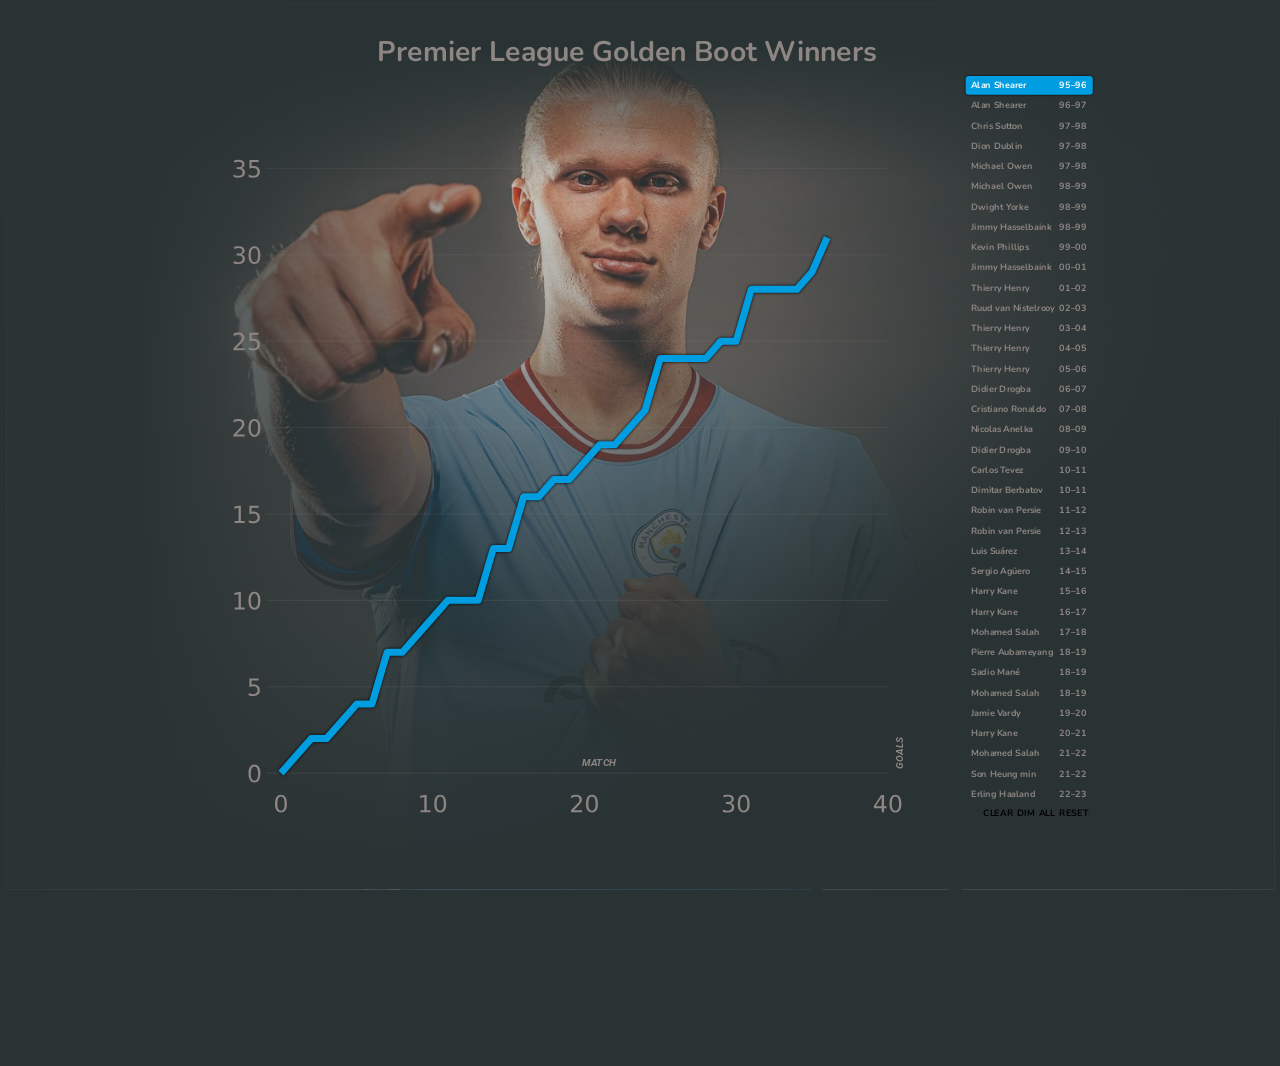
<file: golden-boot-v1/Haaland/index.html>
<!DOCTYPE html>
<html lang="en"><head><meta charset="utf-8"/><meta content="width=device-width, initial-scale=0.8" name="viewport"/><title>Premier League Golden Boot Winners</title><meta content="Golden Boot Winners Goals: Running Total" name="description"/><meta content="SitePoint" name="author"/><meta content="Premier League Golden Boot Winners" property="og:title"/><meta content="website" property="og:type"/><meta content="" property="og:url"/><meta content="Golden Boot Winners Goals: Running Total" property="og:description"/><link href="style.css" rel="stylesheet"/><link href="golden-boot-base.css" rel="stylesheet"/></head> <body><div id="image-container"><img id="image" src="ErlingHaaland2.png"/><div class="gradient diag"></div><div class="gradient horizontal"></div><div class="gradient vertical"></div></div><div id="svg-container"><svg height="720pt" version="1.1" viewbox="0 0 720 720" width="720pt" xmlns="http://www.w3.org/2000/svg" xmlns:xlink="http://www.w3.org/1999/xlink">
<metadata>
<rdf:rdf xmlns:cc="http://creativecommons.org/ns#" xmlns:dc="http://purl.org/dc/elements/1.1/" xmlns:rdf="http://www.w3.org/1999/02/22-rdf-syntax-ns#">
<cc:work>
<dc:type rdf:resource="http://purl.org/dc/dcmitype/StillImage"></dc:type>
<dc:date>2022-10-28T19:59:33.362993</dc:date>
<dc:format>image/svg+xml</dc:format>
<dc:creator>
<cc:agent>
<dc:title>Matplotlib v3.5.1, https://matplotlib.org/</dc:title>
</cc:agent>
</dc:creator>
</cc:work>
</rdf:rdf>
</metadata>
<defs>
<style type="text/css">*{stroke-linejoin: round; stroke-linecap: butt}</style>
</defs>
<g id="figure_1">

<g id="axes_1">

<g id="matplotlib.axis_1">
<g id="xtick_1">
<g id="line2d_1"></g>
<g id="text_1">
<!-- 0 -->
<g style="fill: #2f4f4f" transform="translate(79.05003 668.216563)scale(0.22 -0.22)">
<defs>
<path d="M 2034 4250 
Q 1547 4250 1301 3770 
Q 1056 3291 1056 2328 
Q 1056 1369 1301 889 
Q 1547 409 2034 409 
Q 2525 409 2770 889 
Q 3016 1369 3016 2328 
Q 3016 3291 2770 3770 
Q 2525 4250 2034 4250 
z
M 2034 4750 
Q 2819 4750 3233 4129 
Q 3647 3509 3647 2328 
Q 3647 1150 3233 529 
Q 2819 -91 2034 -91 
Q 1250 -91 836 529 
Q 422 1150 422 2328 
Q 422 3509 836 4129 
Q 1250 4750 2034 4750 
z
" id="DejaVuSans-30" transform="scale(0.015625)"></path>
</defs>
<use xlink:href="#DejaVuSans-30"></use>
</g>
</g>
</g>
<g id="xtick_2">
<g id="line2d_2"></g>
<g id="text_2">
<!-- 10 -->
<g style="fill: #2f4f4f" transform="translate(212.539085 668.216563)scale(0.22 -0.22)">
<defs>
<path d="M 794 531 
L 1825 531 
L 1825 4091 
L 703 3866 
L 703 4441 
L 1819 4666 
L 2450 4666 
L 2450 531 
L 3481 531 
L 3481 0 
L 794 0 
L 794 531 
z
" id="DejaVuSans-31" transform="scale(0.015625)"></path>
</defs>
<use xlink:href="#DejaVuSans-31"></use>
<use x="63.623047" xlink:href="#DejaVuSans-30"></use>
</g>
</g>
</g>
<g id="xtick_3">
<g id="line2d_3"></g>
<g id="text_3">
<!-- 20 -->
<g style="fill: #2f4f4f" transform="translate(353.02689 668.216563)scale(0.22 -0.22)">
<defs>
<path d="M 1228 531 
L 3431 531 
L 3431 0 
L 469 0 
L 469 531 
Q 828 903 1448 1529 
Q 2069 2156 2228 2338 
Q 2531 2678 2651 2914 
Q 2772 3150 2772 3378 
Q 2772 3750 2511 3984 
Q 2250 4219 1831 4219 
Q 1534 4219 1204 4116 
Q 875 4013 500 3803 
L 500 4441 
Q 881 4594 1212 4672 
Q 1544 4750 1819 4750 
Q 2544 4750 2975 4387 
Q 3406 4025 3406 3419 
Q 3406 3131 3298 2873 
Q 3191 2616 2906 2266 
Q 2828 2175 2409 1742 
Q 1991 1309 1228 531 
z
" id="DejaVuSans-32" transform="scale(0.015625)"></path>
</defs>
<use xlink:href="#DejaVuSans-32"></use>
<use x="63.623047" xlink:href="#DejaVuSans-30"></use>
</g>
</g>
</g>
<g id="xtick_4">
<g id="line2d_4"></g>
<g id="text_4">
<!-- 30 -->
<g style="fill: #2f4f4f" transform="translate(493.514695 668.216563)scale(0.22 -0.22)">
<defs>
<path d="M 2597 2516 
Q 3050 2419 3304 2112 
Q 3559 1806 3559 1356 
Q 3559 666 3084 287 
Q 2609 -91 1734 -91 
Q 1441 -91 1130 -33 
Q 819 25 488 141 
L 488 750 
Q 750 597 1062 519 
Q 1375 441 1716 441 
Q 2309 441 2620 675 
Q 2931 909 2931 1356 
Q 2931 1769 2642 2001 
Q 2353 2234 1838 2234 
L 1294 2234 
L 1294 2753 
L 1863 2753 
Q 2328 2753 2575 2939 
Q 2822 3125 2822 3475 
Q 2822 3834 2567 4026 
Q 2313 4219 1838 4219 
Q 1578 4219 1281 4162 
Q 984 4106 628 3988 
L 628 4550 
Q 988 4650 1302 4700 
Q 1616 4750 1894 4750 
Q 2613 4750 3031 4423 
Q 3450 4097 3450 3541 
Q 3450 3153 3228 2886 
Q 3006 2619 2597 2516 
z
" id="DejaVuSans-33" transform="scale(0.015625)"></path>
</defs>
<use xlink:href="#DejaVuSans-33"></use>
<use x="63.623047" xlink:href="#DejaVuSans-30"></use>
</g>
</g>
</g>
<g id="xtick_5">
<g id="line2d_5"></g>
<g id="text_5">
<!-- 40 -->
<g style="fill: #2f4f4f" transform="translate(634.0025 668.216563)scale(0.22 -0.22)">
<defs>
<path d="M 2419 4116 
L 825 1625 
L 2419 1625 
L 2419 4116 
z
M 2253 4666 
L 3047 4666 
L 3047 1625 
L 3713 1625 
L 3713 1100 
L 3047 1100 
L 3047 0 
L 2419 0 
L 2419 1100 
L 313 1100 
L 313 1709 
L 2253 4666 
z
" id="DejaVuSans-34" transform="scale(0.015625)"></path>
</defs>
<use xlink:href="#DejaVuSans-34"></use>
<use x="63.623047" xlink:href="#DejaVuSans-30"></use>
</g>
</g>
</g>
</g>
<g id="matplotlib.axis_2">
<g id="ytick_1">
<g id="line2d_6">
<path clip-path="url(#pee5e88aee8)" d="M 72 632 
L 648 632 
" style="fill: none; stroke: #cbcbcb"></path>
</g>
<g id="line2d_7"></g>
<g id="text_6">
<!-- 0 -->
<g style="fill: #2f4f4f" transform="translate(54.5025 640.358281)scale(0.22 -0.22)">
<use xlink:href="#DejaVuSans-30"></use>
</g>
</g>
</g>
<g id="ytick_2">
<g id="line2d_8">
<path clip-path="url(#pee5e88aee8)" d="M 72 552 
L 648 552 
" style="fill: none; stroke: #cbcbcb"></path>
</g>
<g id="line2d_9"></g>
<g id="text_7">
<!-- 5 -->
<g style="fill: #2f4f4f" transform="translate(54.5025 560.358281)scale(0.22 -0.22)">
<defs>
<path d="M 691 4666 
L 3169 4666 
L 3169 4134 
L 1269 4134 
L 1269 2991 
Q 1406 3038 1543 3061 
Q 1681 3084 1819 3084 
Q 2600 3084 3056 2656 
Q 3513 2228 3513 1497 
Q 3513 744 3044 326 
Q 2575 -91 1722 -91 
Q 1428 -91 1123 -41 
Q 819 9 494 109 
L 494 744 
Q 775 591 1075 516 
Q 1375 441 1709 441 
Q 2250 441 2565 725 
Q 2881 1009 2881 1497 
Q 2881 1984 2565 2268 
Q 2250 2553 1709 2553 
Q 1456 2553 1204 2497 
Q 953 2441 691 2322 
L 691 4666 
z
" id="DejaVuSans-35" transform="scale(0.015625)"></path>
</defs>
<use xlink:href="#DejaVuSans-35"></use>
</g>
</g>
</g>
<g id="ytick_3">
<g id="line2d_10">
<path clip-path="url(#pee5e88aee8)" d="M 72 472 
L 648 472 
" style="fill: none; stroke: #cbcbcb"></path>
</g>
<g id="line2d_11"></g>
<g id="text_8">
<!-- 10 -->
<g style="fill: #2f4f4f" transform="translate(40.505 480.358281)scale(0.22 -0.22)">
<use xlink:href="#DejaVuSans-31"></use>
<use x="63.623047" xlink:href="#DejaVuSans-30"></use>
</g>
</g>
</g>
<g id="ytick_4">
<g id="line2d_12">
<path clip-path="url(#pee5e88aee8)" d="M 72 392 
L 648 392 
" style="fill: none; stroke: #cbcbcb"></path>
</g>
<g id="line2d_13"></g>
<g id="text_9">
<!-- 15 -->
<g style="fill: #2f4f4f" transform="translate(40.505 400.358281)scale(0.22 -0.22)">
<use xlink:href="#DejaVuSans-31"></use>
<use x="63.623047" xlink:href="#DejaVuSans-35"></use>
</g>
</g>
</g>
<g id="ytick_5">
<g id="line2d_14">
<path clip-path="url(#pee5e88aee8)" d="M 72 312 
L 648 312 
" style="fill: none; stroke: #cbcbcb"></path>
</g>
<g id="line2d_15"></g>
<g id="text_10">
<!-- 20 -->
<g style="fill: #2f4f4f" transform="translate(40.505 320.358281)scale(0.22 -0.22)">
<use xlink:href="#DejaVuSans-32"></use>
<use x="63.623047" xlink:href="#DejaVuSans-30"></use>
</g>
</g>
</g>
<g id="ytick_6">
<g id="line2d_16">
<path clip-path="url(#pee5e88aee8)" d="M 72 232 
L 648 232 
" style="fill: none; stroke: #cbcbcb"></path>
</g>
<g id="line2d_17"></g>
<g id="text_11">
<!-- 25 -->
<g style="fill: #2f4f4f" transform="translate(40.505 240.358281)scale(0.22 -0.22)">
<use xlink:href="#DejaVuSans-32"></use>
<use x="63.623047" xlink:href="#DejaVuSans-35"></use>
</g>
</g>
</g>
<g id="ytick_7">
<g id="line2d_18">
<path clip-path="url(#pee5e88aee8)" d="M 72 152 
L 648 152 
" style="fill: none; stroke: #cbcbcb"></path>
</g>
<g id="line2d_19"></g>
<g id="text_12">
<!-- 30 -->
<g style="fill: #2f4f4f" transform="translate(40.505 160.358281)scale(0.22 -0.22)">
<use xlink:href="#DejaVuSans-33"></use>
<use x="63.623047" xlink:href="#DejaVuSans-30"></use>
</g>
</g>
</g>
<g id="ytick_8">
<g id="line2d_20">
<path clip-path="url(#pee5e88aee8)" d="M 72 72 
L 648 72 
" style="fill: none; stroke: #cbcbcb"></path>
</g>
<g id="line2d_21"></g>
<g id="text_13">
<!-- 35 -->
<g style="fill: #2f4f4f" transform="translate(40.505 80.358281)scale(0.22 -0.22)">
<use xlink:href="#DejaVuSans-33"></use>
<use x="63.623047" xlink:href="#DejaVuSans-35"></use>
</g>
</g>
</g>
</g>
<g class="line Alan-Shearer S1995-96" id="line2d_22">
<path clip-path="url(#pee5e88aee8)" d="M 86.04878 632 
L 100.097561 616 
L 114.146341 600 
L 128.195122 600 
L 142.243902 584 
L 156.292683 568 
L 170.341463 568 
L 184.390244 520 
L 198.439024 520 
L 212.487805 504 
L 226.536585 488 
L 240.585366 472 
L 254.634146 472 
L 268.682927 472 
L 282.731707 424 
L 296.780488 424 
L 310.829268 376 
L 324.878049 376 
L 338.926829 360 
L 352.97561 360 
L 367.02439 344 
L 381.073171 328 
L 395.121951 328 
L 409.170732 312 
L 423.219512 296 
L 437.268293 248 
L 451.317073 248 
L 465.365854 248 
L 479.414634 248 
L 493.463415 232 
L 507.512195 232 
L 521.560976 184 
L 549.658537 184 
L 563.707317 184 
L 577.756098 168 
L 591.804878 136 
" style="fill: none; stroke: #2f4f4f; stroke-width: 5"></path>
</g>
<g class="line Alan-Shearer S1996-97" id="line2d_23">
<path clip-path="url(#pee5e88aee8)" d="M 86.04878 632 
L 100.097561 632 
L 114.146341 616 
L 128.195122 600 
L 142.243902 600 
L 156.292683 600 
L 170.341463 584 
L 184.390244 568 
L 198.439024 552 
L 212.487805 536 
L 226.536585 520 
L 254.634146 504 
L 268.682927 488 
L 282.731707 488 
L 296.780488 472 
L 310.829268 456 
L 324.878049 456 
L 338.926829 424 
L 352.97561 392 
L 367.02439 376 
L 381.073171 376 
L 395.121951 360 
L 409.170732 312 
L 423.219512 312 
L 451.317073 296 
L 465.365854 296 
L 479.414634 264 
L 493.463415 248 
L 507.512195 248 
L 521.560976 248 
L 535.609756 248 
L 549.658537 232 
" style="fill: none; stroke: #2f4f4f; stroke-width: 5"></path>
</g>
<g class="line Chris-Sutton S1997-98" id="line2d_24">
<path clip-path="url(#pee5e88aee8)" d="M 86.04878 632 
L 100.097561 632 
L 114.146341 584 
L 128.195122 584 
L 142.243902 552 
L 156.292683 536 
L 170.341463 520 
L 184.390244 520 
L 198.439024 504 
L 212.487805 504 
L 226.536585 488 
L 240.585366 488 
L 254.634146 472 
L 268.682927 472 
L 282.731707 472 
L 296.780488 472 
L 310.829268 472 
L 324.878049 456 
L 338.926829 456 
L 367.02439 456 
L 381.073171 440 
L 395.121951 424 
L 409.170732 424 
L 423.219512 424 
L 437.268293 424 
L 465.365854 376 
L 479.414634 376 
L 493.463415 376 
L 507.512195 376 
L 521.560976 360 
L 535.609756 360 
L 563.707317 360 
L 577.756098 360 
L 591.804878 360 
L 605.853659 360 
L 619.902439 344 
" style="fill: none; stroke: #2f4f4f; stroke-width: 5"></path>
</g>
<g class="line Dion-Dublin S1997-98" id="line2d_25">
<path clip-path="url(#pee5e88aee8)" d="M 86.04878 632 
L 100.097561 584 
L 114.146341 584 
L 128.195122 584 
L 142.243902 584 
L 156.292683 584 
L 170.341463 584 
L 184.390244 584 
L 198.439024 568 
L 212.487805 568 
L 226.536585 568 
L 254.634146 552 
L 268.682927 520 
L 282.731707 520 
L 296.780488 520 
L 310.829268 520 
L 324.878049 520 
L 338.926829 520 
L 352.97561 520 
L 367.02439 504 
L 381.073171 504 
L 395.121951 488 
L 409.170732 456 
L 423.219512 440 
L 437.268293 440 
L 451.317073 424 
L 465.365854 408 
L 479.414634 408 
L 493.463415 408 
L 507.512195 408 
L 521.560976 408 
L 535.609756 392 
L 549.658537 376 
L 563.707317 376 
L 577.756098 376 
L 591.804878 360 
L 605.853659 344 
" style="fill: none; stroke: #2f4f4f; stroke-width: 5"></path>
</g>
<g class="line Michael-Owen S1997-98" id="line2d_26">
<path clip-path="url(#pee5e88aee8)" d="M 86.04878 632 
L 100.097561 616 
L 114.146341 616 
L 128.195122 600 
L 142.243902 600 
L 156.292683 600 
L 170.341463 600 
L 184.390244 600 
L 198.439024 600 
L 226.536585 600 
L 240.585366 600 
L 254.634146 600 
L 268.682927 584 
L 282.731707 584 
L 296.780488 584 
L 310.829268 584 
L 324.878049 568 
L 338.926829 552 
L 352.97561 536 
L 367.02439 536 
L 381.073171 536 
L 395.121951 536 
L 409.170732 520 
L 423.219512 520 
L 437.268293 488 
L 451.317073 440 
L 465.365854 440 
L 479.414634 424 
L 493.463415 408 
L 507.512195 408 
L 521.560976 408 
L 535.609756 392 
L 549.658537 392 
L 563.707317 376 
L 591.804878 360 
L 605.853659 344 
L 619.902439 344 
" style="fill: none; stroke: #2f4f4f; stroke-width: 5"></path>
</g>
<g class="line Michael-Owen S1998-99" id="line2d_27">
<path clip-path="url(#pee5e88aee8)" d="M 86.04878 632 
L 100.097561 616 
L 114.146341 616 
L 128.195122 568 
L 142.243902 568 
L 156.292683 568 
L 170.341463 568 
L 184.390244 568 
L 198.439024 568 
L 212.487805 568 
L 226.536585 504 
L 240.585366 504 
L 254.634146 504 
L 282.731707 504 
L 296.780488 488 
L 310.829268 488 
L 324.878049 488 
L 338.926829 472 
L 352.97561 456 
L 367.02439 424 
L 381.073171 424 
L 395.121951 408 
L 409.170732 408 
L 423.219512 392 
L 437.268293 392 
L 451.317073 376 
L 465.365854 360 
L 479.414634 360 
L 493.463415 360 
L 507.512195 344 
L 521.560976 344 
" style="fill: none; stroke: #2f4f4f; stroke-width: 5"></path>
</g>
<g class="line Dwight-Yorke S1998-99" id="line2d_28">
<path clip-path="url(#pee5e88aee8)" d="M 86.04878 632 
L 100.097561 632 
L 128.195122 632 
L 142.243902 600 
L 156.292683 584 
L 170.341463 584 
L 184.390244 584 
L 198.439024 568 
L 212.487805 552 
L 226.536585 552 
L 240.585366 536 
L 254.634146 536 
L 268.682927 520 
L 282.731707 520 
L 296.780488 520 
L 310.829268 520 
L 338.926829 520 
L 367.02439 504 
L 381.073171 456 
L 395.121951 440 
L 409.170732 424 
L 423.219512 392 
L 437.268293 392 
L 451.317073 392 
L 465.365854 376 
L 479.414634 376 
L 493.463415 376 
L 507.512195 376 
L 535.609756 376 
L 549.658537 376 
L 563.707317 360 
L 577.756098 344 
L 591.804878 344 
L 605.853659 344 
" style="fill: none; stroke: #2f4f4f; stroke-width: 5"></path>
</g>
<g class="line Jimmy-Floyd-Hasselbaink S1998-99" id="line2d_29">
<path clip-path="url(#pee5e88aee8)" d="M 86.04878 632 
L 100.097561 616 
L 114.146341 616 
L 128.195122 616 
L 142.243902 616 
L 156.292683 616 
L 170.341463 600 
L 184.390244 600 
L 198.439024 600 
L 212.487805 600 
L 226.536585 600 
L 240.585366 584 
L 254.634146 552 
L 268.682927 536 
L 282.731707 520 
L 296.780488 504 
L 310.829268 504 
L 324.878049 488 
L 338.926829 472 
L 352.97561 472 
L 367.02439 472 
L 381.073171 472 
L 395.121951 472 
L 423.219512 440 
L 437.268293 440 
L 451.317073 440 
L 465.365854 440 
L 479.414634 424 
L 493.463415 408 
L 507.512195 392 
L 521.560976 392 
L 535.609756 392 
L 549.658537 376 
L 563.707317 360 
L 577.756098 360 
L 591.804878 344 
L 605.853659 344 
" style="fill: none; stroke: #2f4f4f; stroke-width: 5"></path>
</g>
<g class="line Kevin-Phillips S1999-00" id="line2d_30">
<path clip-path="url(#pee5e88aee8)" d="M 86.04878 632 
L 100.097561 632 
L 114.146341 600 
L 128.195122 600 
L 142.243902 584 
L 156.292683 568 
L 170.341463 552 
L 184.390244 552 
L 198.439024 504 
L 212.487805 504 
L 226.536585 472 
L 240.585366 440 
L 254.634146 424 
L 268.682927 424 
L 282.731707 424 
L 296.780488 424 
L 310.829268 392 
L 324.878049 360 
L 338.926829 328 
L 367.02439 328 
L 381.073171 328 
L 395.121951 312 
L 409.170732 280 
L 423.219512 264 
L 437.268293 264 
L 451.317073 248 
L 465.365854 232 
L 479.414634 232 
L 493.463415 216 
L 507.512195 200 
L 521.560976 200 
L 535.609756 200 
L 549.658537 168 
L 563.707317 168 
L 577.756098 168 
L 591.804878 152 
L 605.853659 152 
" style="fill: none; stroke: #2f4f4f; stroke-width: 5"></path>
</g>
<g class="line Jimmy-Floyd-Hasselbaink S2000-01" id="line2d_31">
<path clip-path="url(#pee5e88aee8)" d="M 86.04878 632 
L 100.097561 616 
L 114.146341 616 
L 128.195122 616 
L 142.243902 600 
L 156.292683 600 
L 170.341463 600 
L 184.390244 584 
L 198.439024 568 
L 212.487805 568 
L 226.536585 504 
L 240.585366 472 
L 254.634146 472 
L 268.682927 472 
L 282.731707 472 
L 296.780488 472 
L 310.829268 456 
L 338.926829 456 
L 352.97561 440 
L 367.02439 440 
L 381.073171 424 
L 395.121951 424 
L 409.170732 408 
L 423.219512 392 
L 437.268293 392 
L 451.317073 376 
L 465.365854 376 
L 479.414634 376 
L 493.463415 360 
L 507.512195 360 
L 521.560976 344 
L 535.609756 344 
L 549.658537 344 
L 563.707317 312 
L 577.756098 280 
L 591.804878 264 
" style="fill: none; stroke: #2f4f4f; stroke-width: 5"></path>
</g>
<g class="line Thierry-Henry S2001-02" id="line2d_32">
<path clip-path="url(#pee5e88aee8)" d="M 86.04878 632 
L 100.097561 616 
L 114.146341 616 
L 128.195122 600 
L 142.243902 584 
L 156.292683 568 
L 170.341463 568 
L 184.390244 536 
L 198.439024 520 
L 212.487805 504 
L 226.536585 504 
L 240.585366 472 
L 268.682927 440 
L 282.731707 424 
L 296.780488 392 
L 310.829268 392 
L 324.878049 392 
L 338.926829 376 
L 352.97561 376 
L 367.02439 376 
L 381.073171 376 
L 395.121951 376 
L 409.170732 360 
L 423.219512 344 
L 437.268293 344 
L 451.317073 344 
L 465.365854 312 
L 493.463415 312 
L 521.560976 312 
L 535.609756 280 
L 549.658537 280 
L 563.707317 280 
L 577.756098 280 
L 605.853659 248 
" style="fill: none; stroke: #2f4f4f; stroke-width: 5"></path>
</g>
<g class="line Ruud-van-Nistelrooy S2002-03" id="line2d_33">
<path clip-path="url(#pee5e88aee8)" d="M 86.04878 632 
L 100.097561 632 
L 114.146341 632 
L 128.195122 632 
L 142.243902 616 
L 156.292683 616 
L 170.341463 616 
L 184.390244 600 
L 198.439024 584 
L 212.487805 568 
L 240.585366 568 
L 254.634146 568 
L 268.682927 552 
L 282.731707 504 
L 296.780488 504 
L 310.829268 504 
L 324.878049 504 
L 338.926829 504 
L 352.97561 504 
L 381.073171 488 
L 395.121951 488 
L 409.170732 472 
L 423.219512 456 
L 437.268293 440 
L 451.317073 440 
L 465.365854 440 
L 479.414634 440 
L 493.463415 392 
L 507.512195 360 
L 521.560976 344 
L 535.609756 328 
L 549.658537 312 
L 563.707317 296 
L 577.756098 248 
L 591.804878 232 
" style="fill: none; stroke: #2f4f4f; stroke-width: 5"></path>
</g>
<g class="line Thierry-Henry S2003-04" id="line2d_34">
<path clip-path="url(#pee5e88aee8)" d="M 86.04878 632 
L 100.097561 616 
L 114.146341 600 
L 128.195122 584 
L 142.243902 584 
L 156.292683 568 
L 170.341463 568 
L 184.390244 536 
L 198.439024 536 
L 212.487805 520 
L 226.536585 504 
L 240.585366 472 
L 254.634146 472 
L 268.682927 472 
L 282.731707 472 
L 310.829268 472 
L 324.878049 472 
L 338.926829 440 
L 352.97561 440 
L 367.02439 440 
L 381.073171 424 
L 395.121951 392 
L 409.170732 376 
L 423.219512 360 
L 437.268293 328 
L 451.317073 328 
L 465.365854 312 
L 479.414634 296 
L 493.463415 296 
L 507.512195 280 
L 521.560976 232 
L 535.609756 232 
L 549.658537 168 
L 563.707317 168 
L 577.756098 168 
L 591.804878 168 
L 605.853659 168 
L 619.902439 152 
" style="fill: none; stroke: #2f4f4f; stroke-width: 5"></path>
</g>
<g class="line Thierry-Henry S2004-05" id="line2d_35">
<path clip-path="url(#pee5e88aee8)" d="M 86.04878 632 
L 100.097561 632 
L 114.146341 600 
L 128.195122 584 
L 142.243902 568 
L 156.292683 568 
L 170.341463 552 
L 184.390244 552 
L 198.439024 520 
L 212.487805 504 
L 226.536585 504 
L 240.585366 488 
L 254.634146 472 
L 268.682927 456 
L 282.731707 456 
L 296.780488 456 
L 310.829268 424 
L 324.878049 392 
L 338.926829 392 
L 352.97561 376 
L 367.02439 376 
L 381.073171 376 
L 395.121951 376 
L 409.170732 376 
L 423.219512 376 
L 437.268293 376 
L 451.317073 360 
L 465.365854 328 
L 479.414634 328 
L 493.463415 280 
L 521.560976 232 
L 535.609756 232 
L 563.707317 232 
" style="fill: none; stroke: #2f4f4f; stroke-width: 5"></path>
</g>
<g class="line Thierry-Henry S2005-06" id="line2d_36">
<path clip-path="url(#pee5e88aee8)" d="M 86.04878 632 
L 100.097561 616 
L 114.146341 616 
L 128.195122 584 
L 156.292683 584 
L 184.390244 552 
L 198.439024 520 
L 212.487805 504 
L 226.536585 504 
L 240.585366 504 
L 254.634146 504 
L 268.682927 504 
L 282.731707 472 
L 296.780488 472 
L 310.829268 472 
L 324.878049 424 
L 338.926829 424 
L 352.97561 408 
L 367.02439 392 
L 381.073171 392 
L 395.121951 392 
L 409.170732 392 
L 423.219512 360 
L 437.268293 328 
L 451.317073 328 
L 465.365854 296 
L 479.414634 296 
L 493.463415 280 
L 507.512195 280 
L 521.560976 264 
L 535.609756 248 
L 549.658537 248 
L 563.707317 200 
" style="fill: none; stroke: #2f4f4f; stroke-width: 5"></path>
</g>
<g class="line Didier-Drogba S2006-07" id="line2d_37">
<path clip-path="url(#pee5e88aee8)" d="M 86.04878 632 
L 100.097561 616 
L 114.146341 616 
L 128.195122 600 
L 142.243902 584 
L 156.292683 568 
L 170.341463 568 
L 184.390244 552 
L 198.439024 552 
L 212.487805 552 
L 226.536585 552 
L 240.585366 552 
L 254.634146 504 
L 268.682927 504 
L 282.731707 504 
L 296.780488 504 
L 310.829268 504 
L 324.878049 488 
L 338.926829 472 
L 352.97561 472 
L 367.02439 440 
L 381.073171 424 
L 395.121951 424 
L 409.170732 408 
L 423.219512 408 
L 437.268293 392 
L 451.317073 392 
L 465.365854 360 
L 479.414634 344 
L 493.463415 344 
L 507.512195 344 
L 521.560976 344 
L 535.609756 344 
L 549.658537 328 
L 563.707317 328 
L 577.756098 328 
L 605.853659 312 
" style="fill: none; stroke: #2f4f4f; stroke-width: 5"></path>
</g>
<g class="line Cristiano-Ronaldo S2007-08" id="line2d_38">
<path clip-path="url(#pee5e88aee8)" d="M 86.04878 632 
L 100.097561 632 
L 114.146341 632 
L 142.243902 632 
L 156.292683 632 
L 170.341463 616 
L 184.390244 584 
L 198.439024 584 
L 212.487805 584 
L 226.536585 568 
L 240.585366 536 
L 268.682927 504 
L 282.731707 488 
L 296.780488 488 
L 310.829268 456 
L 324.878049 440 
L 338.926829 424 
L 352.97561 424 
L 367.02439 376 
L 381.073171 360 
L 395.121951 328 
L 409.170732 328 
L 423.219512 328 
L 437.268293 296 
L 451.317073 296 
L 465.365854 280 
L 479.414634 248 
L 493.463415 232 
L 507.512195 216 
L 521.560976 200 
L 535.609756 184 
L 549.658537 184 
L 563.707317 184 
L 577.756098 152 
L 591.804878 136 
" style="fill: none; stroke: #2f4f4f; stroke-width: 5"></path>
</g>
<g class="line Nicolas-Anelka S2008-09" id="line2d_39">
<path clip-path="url(#pee5e88aee8)" d="M 86.04878 632 
L 100.097561 616 
L 114.146341 616 
L 128.195122 616 
L 142.243902 600 
L 156.292683 600 
L 170.341463 584 
L 184.390244 568 
L 198.439024 568 
L 212.487805 568 
L 226.536585 552 
L 240.585366 504 
L 254.634146 472 
L 268.682927 440 
L 282.731707 440 
L 296.780488 440 
L 310.829268 424 
L 324.878049 408 
L 338.926829 408 
L 352.97561 408 
L 367.02439 408 
L 381.073171 408 
L 395.121951 408 
L 409.170732 408 
L 423.219512 408 
L 437.268293 408 
L 451.317073 392 
L 465.365854 392 
L 493.463415 392 
L 507.512195 392 
L 521.560976 392 
L 535.609756 392 
L 549.658537 392 
L 563.707317 392 
L 577.756098 376 
L 591.804878 360 
L 605.853659 344 
L 619.902439 328 
" style="fill: none; stroke: #2f4f4f; stroke-width: 5"></path>
</g>
<g class="line Didier-Drogba S2009-10" id="line2d_40">
<path clip-path="url(#pee5e88aee8)" d="M 86.04878 632 
L 100.097561 600 
L 114.146341 600 
L 128.195122 584 
L 142.243902 584 
L 156.292683 568 
L 170.341463 552 
L 184.390244 536 
L 198.439024 536 
L 212.487805 520 
L 226.536585 504 
L 240.585366 488 
L 254.634146 488 
L 282.731707 456 
L 296.780488 456 
L 310.829268 424 
L 338.926829 424 
L 352.97561 424 
L 367.02439 408 
L 395.121951 392 
L 409.170732 360 
L 423.219512 360 
L 437.268293 328 
L 451.317073 328 
L 465.365854 296 
L 479.414634 280 
L 493.463415 248 
L 507.512195 232 
L 521.560976 232 
L 535.609756 232 
L 549.658537 232 
L 563.707317 216 
L 577.756098 168 
" style="fill: none; stroke: #2f4f4f; stroke-width: 5"></path>
</g>
<g class="line Carlos-Tevez S2010-11" id="line2d_41">
<path clip-path="url(#pee5e88aee8)" d="M 86.04878 632 
L 100.097561 632 
L 114.146341 600 
L 128.195122 600 
L 142.243902 600 
L 156.292683 584 
L 170.341463 568 
L 184.390244 552 
L 198.439024 520 
L 212.487805 520 
L 240.585366 520 
L 254.634146 520 
L 268.682927 520 
L 282.731707 488 
L 296.780488 488 
L 310.829268 472 
L 338.926829 472 
L 352.97561 440 
L 367.02439 440 
L 381.073171 440 
L 395.121951 408 
L 409.170732 408 
L 423.219512 392 
L 437.268293 344 
L 451.317073 344 
L 465.365854 344 
L 479.414634 344 
L 507.512195 328 
L 521.560976 328 
L 549.658537 328 
L 563.707317 296 
L 577.756098 296 
" style="fill: none; stroke: #2f4f4f; stroke-width: 5"></path>
</g>
<g class="line Dimitar-Berbatov S2010-11" id="line2d_42">
<path clip-path="url(#pee5e88aee8)" d="M 86.04878 632 
L 100.097561 616 
L 114.146341 616 
L 128.195122 600 
L 142.243902 584 
L 156.292683 536 
L 170.341463 536 
L 184.390244 536 
L 198.439024 536 
L 212.487805 536 
L 226.536585 536 
L 254.634146 536 
L 268.682927 536 
L 296.780488 456 
L 310.829268 424 
L 324.878049 408 
L 338.926829 408 
L 352.97561 408 
L 367.02439 408 
L 381.073171 360 
L 395.121951 328 
L 409.170732 328 
L 423.219512 328 
L 437.268293 328 
L 451.317073 328 
L 465.365854 328 
L 479.414634 328 
L 493.463415 312 
L 507.512195 312 
L 521.560976 296 
L 549.658537 296 
L 563.707317 296 
L 577.756098 296 
" style="fill: none; stroke: #2f4f4f; stroke-width: 5"></path>
</g>
<g class="line Robin-van-Persie S2011-12" id="line2d_43">
<path clip-path="url(#pee5e88aee8)" d="M 86.04878 632 
L 100.097561 632 
L 114.146341 632 
L 128.195122 616 
L 142.243902 616 
L 156.292683 616 
L 170.341463 584 
L 184.390244 584 
L 198.439024 552 
L 212.487805 520 
L 226.536585 472 
L 240.585366 456 
L 254.634146 424 
L 268.682927 424 
L 282.731707 408 
L 296.780488 392 
L 310.829268 392 
L 324.878049 376 
L 338.926829 376 
L 352.97561 360 
L 367.02439 360 
L 381.073171 344 
L 395.121951 328 
L 409.170732 328 
L 423.219512 280 
L 437.268293 280 
L 451.317073 264 
L 465.365854 232 
L 479.414634 216 
L 493.463415 216 
L 507.512195 216 
L 521.560976 216 
L 535.609756 216 
L 549.658537 200 
L 563.707317 200 
L 577.756098 200 
L 591.804878 184 
L 605.853659 152 
L 619.902439 152 
" style="fill: none; stroke: #2f4f4f; stroke-width: 5"></path>
</g>
<g class="line Robin-van-Persie S2012-13" id="line2d_44">
<path clip-path="url(#pee5e88aee8)" d="M 86.04878 632 
L 100.097561 632 
L 114.146341 616 
L 128.195122 568 
L 142.243902 568 
L 156.292683 552 
L 170.341463 552 
L 184.390244 552 
L 198.439024 536 
L 212.487805 520 
L 226.536585 504 
L 240.585366 504 
L 254.634146 504 
L 268.682927 504 
L 282.731707 488 
L 296.780488 472 
L 310.829268 456 
L 324.878049 440 
L 338.926829 440 
L 352.97561 424 
L 367.02439 408 
L 381.073171 376 
L 395.121951 360 
L 409.170732 344 
L 423.219512 344 
L 437.268293 344 
L 451.317073 328 
L 465.365854 328 
L 479.414634 328 
L 493.463415 328 
L 507.512195 328 
L 521.560976 328 
L 535.609756 312 
L 549.658537 296 
L 563.707317 248 
L 577.756098 232 
L 591.804878 232 
L 605.853659 232 
L 619.902439 216 
" style="fill: none; stroke: #2f4f4f; stroke-width: 5"></path>
</g>
<g class="line Luis-Suárez S2013-14" id="line2d_45">
<path clip-path="url(#pee5e88aee8)" d="M 86.04878 632 
L 100.097561 600 
L 114.146341 584 
L 128.195122 584 
L 142.243902 536 
L 156.292683 536 
L 170.341463 504 
L 184.390244 488 
L 198.439024 488 
L 212.487805 424 
L 226.536585 392 
L 240.585366 360 
L 254.634146 328 
L 268.682927 328 
L 282.731707 328 
L 296.780488 312 
L 310.829268 280 
L 324.878049 280 
L 338.926829 264 
L 352.97561 264 
L 367.02439 264 
L 381.073171 264 
L 395.121951 264 
L 409.170732 248 
L 423.219512 232 
L 437.268293 184 
L 451.317073 184 
L 465.365854 168 
L 479.414634 168 
L 493.463415 168 
L 507.512195 152 
L 521.560976 152 
L 535.609756 136 
L 549.658537 136 
" style="fill: none; stroke: #2f4f4f; stroke-width: 5"></path>
</g>
<g class="line Sergio-Agüero S2014-15" id="line2d_46">
<path clip-path="url(#pee5e88aee8)" d="M 86.04878 632 
L 100.097561 616 
L 114.146341 600 
L 128.195122 600 
L 142.243902 584 
L 156.292683 584 
L 170.341463 568 
L 184.390244 552 
L 198.439024 488 
L 212.487805 488 
L 226.536585 472 
L 240.585366 440 
L 254.634146 440 
L 268.682927 440 
L 282.731707 408 
L 296.780488 408 
L 324.878049 408 
L 338.926829 408 
L 352.97561 408 
L 367.02439 408 
L 381.073171 376 
L 395.121951 360 
L 409.170732 360 
L 423.219512 360 
L 437.268293 360 
L 451.317073 360 
L 465.365854 360 
L 479.414634 328 
L 493.463415 312 
L 507.512195 296 
L 521.560976 280 
L 535.609756 232 
L 549.658537 232 
L 563.707317 216 
" style="fill: none; stroke: #2f4f4f; stroke-width: 5"></path>
</g>
<g class="line Harry-Kane S2015-16" id="line2d_47">
<path clip-path="url(#pee5e88aee8)" d="M 86.04878 632 
L 100.097561 632 
L 114.146341 632 
L 128.195122 632 
L 142.243902 632 
L 156.292683 632 
L 170.341463 632 
L 184.390244 616 
L 198.439024 616 
L 212.487805 616 
L 226.536585 568 
L 240.585366 552 
L 254.634146 536 
L 268.682927 504 
L 282.731707 504 
L 296.780488 504 
L 310.829268 504 
L 324.878049 488 
L 338.926829 456 
L 352.97561 456 
L 367.02439 456 
L 381.073171 456 
L 395.121951 440 
L 409.170732 424 
L 423.219512 392 
L 437.268293 392 
L 451.317073 376 
L 465.365854 376 
L 479.414634 376 
L 493.463415 360 
L 507.512195 328 
L 521.560976 296 
L 535.609756 280 
L 549.658537 280 
L 563.707317 248 
L 577.756098 248 
L 591.804878 232 
L 605.853659 232 
L 619.902439 232 
" style="fill: none; stroke: #2f4f4f; stroke-width: 5"></path>
</g>
<g class="line Harry-Kane S2016-17" id="line2d_48">
<path clip-path="url(#pee5e88aee8)" d="M 86.04878 632 
L 100.097561 632 
L 114.146341 632 
L 128.195122 632 
L 142.243902 616 
L 156.292683 600 
L 184.390244 584 
L 198.439024 552 
L 212.487805 552 
L 226.536585 520 
L 240.585366 520 
L 254.634146 520 
L 268.682927 520 
L 282.731707 504 
L 296.780488 472 
L 310.829268 472 
L 324.878049 424 
L 338.926829 424 
L 352.97561 424 
L 367.02439 408 
L 381.073171 408 
L 395.121951 360 
L 409.170732 328 
L 437.268293 328 
L 451.317073 312 
L 465.365854 312 
L 479.414634 296 
L 493.463415 296 
L 507.512195 280 
L 521.560976 216 
L 535.609756 168 
" style="fill: none; stroke: #2f4f4f; stroke-width: 5"></path>
</g>
<g class="line Mohamed-Salah S2017-18" id="line2d_49">
<path clip-path="url(#pee5e88aee8)" d="M 86.04878 632 
L 100.097561 616 
L 114.146341 616 
L 128.195122 600 
L 142.243902 600 
L 156.292683 584 
L 170.341463 568 
L 184.390244 568 
L 198.439024 568 
L 212.487805 552 
L 226.536585 552 
L 240.585366 520 
L 254.634146 488 
L 268.682927 472 
L 282.731707 440 
L 296.780488 440 
L 310.829268 424 
L 324.878049 424 
L 338.926829 408 
L 352.97561 392 
L 367.02439 392 
L 381.073171 360 
L 409.170732 344 
L 423.219512 344 
L 437.268293 328 
L 451.317073 296 
L 465.365854 280 
L 479.414634 264 
L 493.463415 248 
L 507.512195 248 
L 521.560976 184 
L 535.609756 168 
L 563.707317 152 
L 577.756098 136 
L 591.804878 136 
L 605.853659 136 
L 619.902439 120 
" style="fill: none; stroke: #2f4f4f; stroke-width: 5"></path>
</g>
<g class="line Pierre-Emerick-Aubameyang S2018-19" id="line2d_50">
<path clip-path="url(#pee5e88aee8)" d="M 86.04878 632 
L 100.097561 632 
L 114.146341 632 
L 128.195122 632 
L 142.243902 616 
L 156.292683 616 
L 170.341463 600 
L 184.390244 600 
L 198.439024 568 
L 212.487805 536 
L 226.536585 520 
L 240.585366 520 
L 254.634146 520 
L 268.682927 504 
L 282.731707 472 
L 296.780488 472 
L 310.829268 472 
L 324.878049 472 
L 338.926829 440 
L 352.97561 424 
L 367.02439 424 
L 381.073171 408 
L 395.121951 408 
L 409.170732 408 
L 423.219512 392 
L 437.268293 392 
L 465.365854 392 
L 479.414634 376 
L 493.463415 376 
L 507.512195 360 
L 521.560976 360 
L 535.609756 360 
L 549.658537 344 
L 563.707317 328 
L 591.804878 328 
L 605.853659 312 
L 619.902439 280 
" style="fill: none; stroke: #2f4f4f; stroke-width: 5"></path>
</g>
<g class="line Sadio-Mané S2018-19" id="line2d_51">
<path clip-path="url(#pee5e88aee8)" d="M 86.04878 632 
L 100.097561 600 
L 114.146341 584 
L 128.195122 584 
L 142.243902 568 
L 156.292683 568 
L 170.341463 568 
L 184.390244 568 
L 198.439024 568 
L 226.536585 536 
L 240.585366 536 
L 254.634146 536 
L 268.682927 536 
L 282.731707 536 
L 310.829268 536 
L 324.878049 520 
L 338.926829 520 
L 352.97561 520 
L 367.02439 504 
L 381.073171 504 
L 395.121951 504 
L 409.170732 488 
L 423.219512 472 
L 437.268293 456 
L 451.317073 440 
L 465.365854 440 
L 479.414634 408 
L 493.463415 408 
L 507.512195 376 
L 521.560976 360 
L 535.609756 360 
L 549.658537 360 
L 563.707317 344 
L 577.756098 344 
L 591.804878 312 
L 605.853659 312 
L 619.902439 280 
" style="fill: none; stroke: #2f4f4f; stroke-width: 5"></path>
</g>
<g class="line Mohamed-Salah S2018-19" id="line2d_52">
<path clip-path="url(#pee5e88aee8)" d="M 86.04878 632 
L 100.097561 616 
L 114.146341 616 
L 128.195122 600 
L 142.243902 600 
L 156.292683 600 
L 170.341463 584 
L 184.390244 584 
L 198.439024 584 
L 212.487805 568 
L 226.536585 552 
L 240.585366 552 
L 254.634146 536 
L 268.682927 520 
L 282.731707 520 
L 296.780488 520 
L 310.829268 472 
L 324.878049 472 
L 338.926829 456 
L 352.97561 440 
L 367.02439 424 
L 381.073171 424 
L 395.121951 408 
L 409.170732 376 
L 423.219512 376 
L 437.268293 376 
L 451.317073 360 
L 465.365854 360 
L 479.414634 360 
L 493.463415 360 
L 507.512195 360 
L 521.560976 360 
L 535.609756 360 
L 549.658537 344 
L 563.707317 328 
L 577.756098 328 
L 591.804878 296 
L 605.853659 280 
L 619.902439 280 
" style="fill: none; stroke: #2f4f4f; stroke-width: 5"></path>
</g>
<g class="line Jamie-Vardy S2019-20" id="line2d_53">
<path clip-path="url(#pee5e88aee8)" d="M 86.04878 632 
L 100.097561 632 
L 114.146341 632 
L 128.195122 616 
L 142.243902 584 
L 156.292683 584 
L 170.341463 584 
L 184.390244 552 
L 198.439024 552 
L 212.487805 536 
L 226.536585 488 
L 240.585366 472 
L 254.634146 456 
L 268.682927 440 
L 282.731707 424 
L 296.780488 408 
L 310.829268 376 
L 324.878049 376 
L 338.926829 360 
L 352.97561 360 
L 381.073171 360 
L 395.121951 360 
L 409.170732 360 
L 423.219512 360 
L 437.268293 360 
L 451.317073 360 
L 479.414634 328 
L 493.463415 328 
L 507.512195 328 
L 521.560976 328 
L 535.609756 296 
L 549.658537 280 
L 563.707317 264 
L 577.756098 264 
L 591.804878 264 
L 605.853659 264 
" style="fill: none; stroke: #2f4f4f; stroke-width: 5"></path>
</g>
<g class="line Harry-Kane S2020-21" id="line2d_54">
<path clip-path="url(#pee5e88aee8)" d="M 86.04878 632 
L 100.097561 632 
L 114.146341 616 
L 128.195122 616 
L 142.243902 584 
L 156.292683 552 
L 170.341463 552 
L 184.390244 536 
L 198.439024 520 
L 212.487805 520 
L 226.536585 520 
L 240.585366 504 
L 254.634146 488 
L 268.682927 488 
L 282.731707 488 
L 296.780488 488 
L 310.829268 472 
L 324.878049 456 
L 338.926829 440 
L 352.97561 440 
L 381.073171 424 
L 395.121951 424 
L 409.170732 424 
L 423.219512 408 
L 437.268293 408 
L 451.317073 376 
L 465.365854 376 
L 479.414634 360 
L 493.463415 328 
L 507.512195 328 
L 521.560976 296 
L 549.658537 296 
L 563.707317 296 
L 577.756098 280 
L 591.804878 280 
L 605.853659 264 
" style="fill: none; stroke: #2f4f4f; stroke-width: 5"></path>
</g>
<g class="line Mohamed-Salah S2021-22" id="line2d_55">
<path clip-path="url(#pee5e88aee8)" d="M 86.04878 632 
L 100.097561 616 
L 114.146341 616 
L 128.195122 600 
L 142.243902 584 
L 156.292683 568 
L 170.341463 552 
L 184.390244 536 
L 198.439024 520 
L 212.487805 472 
L 226.536585 472 
L 240.585366 472 
L 254.634146 456 
L 268.682927 456 
L 282.731707 424 
L 296.780488 424 
L 310.829268 408 
L 324.878049 392 
L 338.926829 392 
L 352.97561 392 
L 367.02439 376 
L 395.121951 376 
L 409.170732 376 
L 423.219512 360 
L 437.268293 328 
L 451.317073 328 
L 465.365854 312 
L 479.414634 312 
L 493.463415 312 
L 507.512195 312 
L 521.560976 280 
L 535.609756 280 
L 549.658537 280 
L 563.707317 280 
L 577.756098 280 
L 605.853659 264 
" style="fill: none; stroke: #2f4f4f; stroke-width: 5"></path>
</g>
<g class="line Son-Heung-min S2021-22" id="line2d_56">
<path clip-path="url(#pee5e88aee8)" d="M 86.04878 632 
L 100.097561 616 
L 114.146341 616 
L 128.195122 600 
L 156.292683 600 
L 170.341463 584 
L 184.390244 584 
L 198.439024 568 
L 212.487805 568 
L 226.536585 568 
L 240.585366 568 
L 254.634146 568 
L 268.682927 552 
L 282.731707 536 
L 296.780488 520 
L 310.829268 504 
L 324.878049 504 
L 338.926829 504 
L 367.02439 488 
L 381.073171 488 
L 395.121951 488 
L 409.170732 488 
L 423.219512 472 
L 437.268293 456 
L 451.317073 456 
L 465.365854 456 
L 479.414634 424 
L 493.463415 408 
L 507.512195 360 
L 521.560976 360 
L 535.609756 360 
L 549.658537 328 
L 563.707317 312 
L 577.756098 296 
L 591.804878 296 
L 605.853659 264 
" style="fill: none; stroke: #2f4f4f; stroke-width: 5"></path>
</g>
<g class="line Erling-Haaland S2022-23" id="line2d_57">
<path clip-path="url(#pee5e88aee8)" d="M 86.04878 632 
L 100.097561 600 
L 114.146341 600 
L 128.195122 584 
L 142.243902 536 
L 156.292683 488 
L 170.341463 472 
L 198.439024 456 
L 212.487805 408 
L 226.536585 392 
L 240.585366 392 
L 268.682927 360 
" style="fill: none; stroke: #2f4f4f; stroke-width: 5"></path>
</g>




</g>
</g>
<defs>
<clippath id="pee5e88aee8">
<rect height="576" width="576" x="72" y="72"></rect>
</clippath>
</defs>
</svg></div><div id="player-container"><div class="Alan-Shearer S1995-96 picked"><div class="name">Alan Shearer</div><div class="season">95–96</div></div><div class="Alan-Shearer S1996-97 picked"><div class="name">Alan Shearer</div><div class="season">96–97</div></div><div class="Chris-Sutton S1997-98 picked"><div class="name">Chris Sutton</div><div class="season">97–98</div></div><div class="Dion-Dublin S1997-98 picked"><div class="name">Dion Dublin</div><div class="season">97–98</div></div><div class="Michael-Owen S1997-98 picked"><div class="name">Michael Owen</div><div class="season">97–98</div></div><div class="Michael-Owen S1998-99 picked"><div class="name">Michael Owen</div><div class="season">98–99</div></div><div class="Dwight-Yorke S1998-99 picked"><div class="name">Dwight Yorke</div><div class="season">98–99</div></div><div class="Jimmy-Floyd-Hasselbaink S1998-99 picked"><div class="name">Jimmy Hasselbaink</div><div class="season">98–99</div></div><div class="Kevin-Phillips S1999-00 picked"><div class="name">Kevin Phillips</div><div class="season">99–00</div></div><div class="Jimmy-Floyd-Hasselbaink S2000-01 picked"><div class="name">Jimmy Hasselbaink</div><div class="season">00–01</div></div><div class="Thierry-Henry S2001-02 picked"><div class="name">Thierry Henry</div><div class="season">01–02</div></div><div class="Ruud-van-Nistelrooy S2002-03 picked"><div class="name">Ruud van Nistelrooy</div><div class="season">02–03</div></div><div class="Thierry-Henry S2003-04 picked"><div class="name">Thierry Henry</div><div class="season">03–04</div></div><div class="Thierry-Henry S2004-05 picked"><div class="name">Thierry Henry</div><div class="season">04–05</div></div><div class="Thierry-Henry S2005-06 picked"><div class="name">Thierry Henry</div><div class="season">05–06</div></div><div class="Didier-Drogba S2006-07 picked"><div class="name">Didier Drogba</div><div class="season">06–07</div></div><div class="Cristiano-Ronaldo S2007-08 picked"><div class="name">Cristiano Ronaldo</div><div class="season">07–08</div></div><div class="Nicolas-Anelka S2008-09 picked"><div class="name">Nicolas Anelka</div><div class="season">08–09</div></div><div class="Didier-Drogba S2009-10 picked"><div class="name">Didier Drogba</div><div class="season">09–10</div></div><div class="Carlos-Tevez S2010-11 picked"><div class="name">Carlos Tevez</div><div class="season">10–11</div></div><div class="Dimitar-Berbatov S2010-11 picked"><div class="name">Dimitar Berbatov</div><div class="season">10–11</div></div><div class="Robin-van-Persie S2011-12 picked"><div class="name">Robin van Persie</div><div class="season">11–12</div></div><div class="Robin-van-Persie S2012-13 picked"><div class="name">Robin van Persie</div><div class="season">12–13</div></div><div class="Luis-Suárez S2013-14 picked"><div class="name">Luis Suárez</div><div class="season">13–14</div></div><div class="Sergio-Agüero S2014-15 picked"><div class="name">Sergio Agüero</div><div class="season">14–15</div></div><div class="Harry-Kane S2015-16 picked"><div class="name">Harry Kane</div><div class="season">15–16</div></div><div class="Harry-Kane S2016-17 picked"><div class="name">Harry Kane</div><div class="season">16–17</div></div><div class="Mohamed-Salah S2017-18 picked"><div class="name">Mohamed Salah</div><div class="season">17–18</div></div><div class="Pierre-Emerick-Aubameyang S2018-19 picked"><div class="name">Pierre Aubameyang</div><div class="season">18–19</div></div><div class="Sadio-Mané S2018-19 picked"><div class="name">Sadio Mané</div><div class="season">18–19</div></div><div class="Mohamed-Salah S2018-19 picked"><div class="name">Mohamed Salah</div><div class="season">18–19</div></div><div class="Jamie-Vardy S2019-20 picked"><div class="name">Jamie Vardy</div><div class="season">19–20</div></div><div class="Harry-Kane S2020-21 picked"><div class="name">Harry Kane</div><div class="season">20–21</div></div><div class="Mohamed-Salah S2021-22 picked"><div class="name">Mohamed Salah</div><div class="season">21–22</div></div><div class="Son-Heung-min S2021-22 picked"><div class="name">Son Heung min</div><div class="season">21–22</div></div><div class="Erling-Haaland S2022-23 picked"><div class="name">Erling Haaland</div><div class="season">22–23</div></div><div id="special-container"><div id="clear">CLEAR</div><div id="dim">DIM</div><div id="all">ALL</div><div id="reset">RESET</div></div></div><script src="golden-boot.js"> </script></body></html>
</file>
<file: golden-boot-v1/Haaland/style.css>
@import url("https://fonts.googleapis.com/css2?family=Nunito&display=swap");
@import url("https://fonts.googleapis.com/css2?family=Roboto&display=swap");

:root {
  --xaxes-color: #8d8682;
  --yaxes-color: #8d8682;
  --gradient-color: #2a3334;
  --Blackburn-Rovers-dark: #009EE0;
  --Blackburn-Rovers-light: #FFFFFF;
  --Newcastle-United-dark: #241F20;
  --Newcastle-United-light: #FFFFFF;
  --Coventry-City-dark: #77bbff;
  --Coventry-City-light: #FFFFFF;
  --Liverpool-dark: #C8102E;
  --Liverpool-light: #F6EB61;
  --Manchester-United-dark: #DA291C;
  --Manchester-United-light: #FBE122;
  --Leeds-United-dark: #1D428A;
  --Leeds-United-light: #FFCD00;
  --Sunderland-dark: #000000;
  --Sunderland-light: #ff0000;
  --Chelsea-dark: #034694;
  --Chelsea-light: #dba111;
  --Arsenal-dark: #db0007;
  --Arsenal-light: #9c824a;
  --Manchester-City-dark: #6CABDD;
  --Manchester-City-light: #FFFFFF;
  --Tottenham-Hotspur-dark: #132257;
  --Tottenham-Hotspur-light: #FFFFFF;
  --Leicester-City-dark: #003090;
  --Leicester-City-light: #FDBE11;
}

.Alan-Shearer { 

}

g.Alan-Shearer path { 
  stroke: var(--Blackburn-Rovers-dark) !important;
}

div.Alan-Shearer {
  color: #8d8682;
 -webkit-border-radius: 4px;
  -moz-border-radius: 4px;
  border-radius: 4px;
  border: 2px transparent solid; 
}

div.Alan-Shearer:hover {
  color: var(--Blackburn-Rovers-light);
  border: 2px var(--Blackburn-Rovers-light) solid; 
}

div.Alan-Shearer:active {
  background-color: var(--Blackburn-Rovers-dark);
  color: var(--Blackburn-Rovers-light);
  border: 2px var(--Blackburn-Rovers-light) solid; 
}

div.Alan-Shearer.picked {
  background-color: var(--Blackburn-Rovers-dark);
  color: var(--Blackburn-Rovers-light);
  border: 2px var(--Blackburn-Rovers-dark) solid;
  filter: drop-shadow(0 0 1px #000) !important; 
}

div.Alan-Shearer.picked:hover {
  background-color: var(--Blackburn-Rovers-dark);
  color: var(--Blackburn-Rovers-light);
  border: 2px var(--Blackburn-Rovers-light) solid; 
}

Alan-Shearer.name { 

}

div.Alan-Shearer.season { 

}

.Alan-Shearer.S1995-96 { 

}

g.Alan-Shearer.S1995-96 path.highlight {
  stroke: var(--Blackburn-Rovers-light) !important;
  stroke-width: 1.2% !important;
  filter: drop-shadow(0 0 4px var(--Blackburn-Rovers-light)) !important;
}

.Alan-Shearer.S1996-97 { 

}

g.Alan-Shearer.S1996-97 path.highlight {
  stroke: var(--Newcastle-United-light) !important;
  stroke-width: 1.2% !important;
  filter: drop-shadow(0 0 4px var(--Newcastle-United-light)) !important;
}

.Chris-Sutton { 

}

g.Chris-Sutton path { 
  stroke: var(--Blackburn-Rovers-dark) !important;
}

div.Chris-Sutton {
  color: #8d8682;
 -webkit-border-radius: 4px;
  -moz-border-radius: 4px;
  border-radius: 4px;
  border: 2px transparent solid; 
}

div.Chris-Sutton:hover {
  color: var(--Blackburn-Rovers-light);
  border: 2px var(--Blackburn-Rovers-light) solid; 
}

div.Chris-Sutton:active {
  background-color: var(--Blackburn-Rovers-dark);
  color: var(--Blackburn-Rovers-light);
  border: 2px var(--Blackburn-Rovers-light) solid; 
}

div.Chris-Sutton.picked {
  background-color: var(--Blackburn-Rovers-dark);
  color: var(--Blackburn-Rovers-light);
  border: 2px var(--Blackburn-Rovers-dark) solid;
  filter: drop-shadow(0 0 1px #000) !important; 
}

div.Chris-Sutton.picked:hover {
  background-color: var(--Blackburn-Rovers-dark);
  color: var(--Blackburn-Rovers-light);
  border: 2px var(--Blackburn-Rovers-light) solid; 
}

Chris-Sutton.name { 

}

div.Chris-Sutton.season { 

}

.Chris-Sutton.S1997-98 { 

}

g.Chris-Sutton.S1997-98 path.highlight {
  stroke: var(--Blackburn-Rovers-light) !important;
  stroke-width: 1.2% !important;
  filter: drop-shadow(0 0 4px var(--Blackburn-Rovers-light)) !important;
}

.Dion-Dublin { 

}

g.Dion-Dublin path { 
  stroke: var(--Coventry-City-dark) !important;
}

div.Dion-Dublin {
  color: #8d8682;
 -webkit-border-radius: 4px;
  -moz-border-radius: 4px;
  border-radius: 4px;
  border: 2px transparent solid; 
}

div.Dion-Dublin:hover {
  color: var(--Coventry-City-light);
  border: 2px var(--Coventry-City-light) solid; 
}

div.Dion-Dublin:active {
  background-color: var(--Coventry-City-dark);
  color: var(--Coventry-City-light);
  border: 2px var(--Coventry-City-light) solid; 
}

div.Dion-Dublin.picked {
  background-color: var(--Coventry-City-dark);
  color: var(--Coventry-City-light);
  border: 2px var(--Coventry-City-dark) solid;
  filter: drop-shadow(0 0 1px #000) !important; 
}

div.Dion-Dublin.picked:hover {
  background-color: var(--Coventry-City-dark);
  color: var(--Coventry-City-light);
  border: 2px var(--Coventry-City-light) solid; 
}

Dion-Dublin.name { 

}

div.Dion-Dublin.season { 

}

.Dion-Dublin.S1997-98 { 

}

g.Dion-Dublin.S1997-98 path.highlight {
  stroke: var(--Coventry-City-light) !important;
  stroke-width: 1.2% !important;
  filter: drop-shadow(0 0 4px var(--Coventry-City-light)) !important;
}

.Michael-Owen { 

}

g.Michael-Owen path { 
  stroke: var(--Liverpool-dark) !important;
}

div.Michael-Owen {
  color: #8d8682;
 -webkit-border-radius: 4px;
  -moz-border-radius: 4px;
  border-radius: 4px;
  border: 2px transparent solid; 
}

div.Michael-Owen:hover {
  color: var(--Liverpool-light);
  border: 2px var(--Liverpool-light) solid; 
}

div.Michael-Owen:active {
  background-color: var(--Liverpool-dark);
  color: var(--Liverpool-light);
  border: 2px var(--Liverpool-light) solid; 
}

div.Michael-Owen.picked {
  background-color: var(--Liverpool-dark);
  color: var(--Liverpool-light);
  border: 2px var(--Liverpool-dark) solid;
  filter: drop-shadow(0 0 1px #000) !important; 
}

div.Michael-Owen.picked:hover {
  background-color: var(--Liverpool-dark);
  color: var(--Liverpool-light);
  border: 2px var(--Liverpool-light) solid; 
}

Michael-Owen.name { 

}

div.Michael-Owen.season { 

}

.Michael-Owen.S1997-98 { 

}

g.Michael-Owen.S1997-98 path.highlight {
  stroke: var(--Liverpool-light) !important;
  stroke-width: 1.2% !important;
  filter: drop-shadow(0 0 4px var(--Liverpool-light)) !important;
}

.Michael-Owen.S1998-99 { 

}

g.Michael-Owen.S1998-99 path.highlight {
  stroke: var(--Liverpool-light) !important;
  stroke-width: 1.2% !important;
  filter: drop-shadow(0 0 4px var(--Liverpool-light)) !important;
}

.Dwight-Yorke { 

}

g.Dwight-Yorke path { 
  stroke: var(--Manchester-United-dark) !important;
}

div.Dwight-Yorke {
  color: #8d8682;
 -webkit-border-radius: 4px;
  -moz-border-radius: 4px;
  border-radius: 4px;
  border: 2px transparent solid; 
}

div.Dwight-Yorke:hover {
  color: var(--Manchester-United-light);
  border: 2px var(--Manchester-United-light) solid; 
}

div.Dwight-Yorke:active {
  background-color: var(--Manchester-United-dark);
  color: var(--Manchester-United-light);
  border: 2px var(--Manchester-United-light) solid; 
}

div.Dwight-Yorke.picked {
  background-color: var(--Manchester-United-dark);
  color: var(--Manchester-United-light);
  border: 2px var(--Manchester-United-dark) solid;
  filter: drop-shadow(0 0 1px #000) !important; 
}

div.Dwight-Yorke.picked:hover {
  background-color: var(--Manchester-United-dark);
  color: var(--Manchester-United-light);
  border: 2px var(--Manchester-United-light) solid; 
}

Dwight-Yorke.name { 

}

div.Dwight-Yorke.season { 

}

.Dwight-Yorke.S1998-99 { 

}

g.Dwight-Yorke.S1998-99 path.highlight {
  stroke: var(--Manchester-United-light) !important;
  stroke-width: 1.2% !important;
  filter: drop-shadow(0 0 4px var(--Manchester-United-light)) !important;
}

.Jimmy-Floyd-Hasselbaink { 

}

g.Jimmy-Floyd-Hasselbaink path { 
  stroke: var(--Leeds-United-dark) !important;
}

div.Jimmy-Floyd-Hasselbaink {
  color: #8d8682;
 -webkit-border-radius: 4px;
  -moz-border-radius: 4px;
  border-radius: 4px;
  border: 2px transparent solid; 
}

div.Jimmy-Floyd-Hasselbaink:hover {
  color: var(--Leeds-United-light);
  border: 2px var(--Leeds-United-light) solid; 
}

div.Jimmy-Floyd-Hasselbaink:active {
  background-color: var(--Leeds-United-dark);
  color: var(--Leeds-United-light);
  border: 2px var(--Leeds-United-light) solid; 
}

div.Jimmy-Floyd-Hasselbaink.picked {
  background-color: var(--Leeds-United-dark);
  color: var(--Leeds-United-light);
  border: 2px var(--Leeds-United-dark) solid;
  filter: drop-shadow(0 0 1px #000) !important; 
}

div.Jimmy-Floyd-Hasselbaink.picked:hover {
  background-color: var(--Leeds-United-dark);
  color: var(--Leeds-United-light);
  border: 2px var(--Leeds-United-light) solid; 
}

Jimmy-Floyd-Hasselbaink.name { 

}

div.Jimmy-Floyd-Hasselbaink.season { 

}

.Jimmy-Floyd-Hasselbaink.S1998-99 { 

}

g.Jimmy-Floyd-Hasselbaink.S1998-99 path.highlight {
  stroke: var(--Leeds-United-light) !important;
  stroke-width: 1.2% !important;
  filter: drop-shadow(0 0 4px var(--Leeds-United-light)) !important;
}

.Kevin-Phillips { 

}

g.Kevin-Phillips path { 
  stroke: var(--Sunderland-dark) !important;
}

div.Kevin-Phillips {
  color: #8d8682;
 -webkit-border-radius: 4px;
  -moz-border-radius: 4px;
  border-radius: 4px;
  border: 2px transparent solid; 
}

div.Kevin-Phillips:hover {
  color: var(--Sunderland-light);
  border: 2px var(--Sunderland-light) solid; 
}

div.Kevin-Phillips:active {
  background-color: var(--Sunderland-dark);
  color: var(--Sunderland-light);
  border: 2px var(--Sunderland-light) solid; 
}

div.Kevin-Phillips.picked {
  background-color: var(--Sunderland-dark);
  color: var(--Sunderland-light);
  border: 2px var(--Sunderland-dark) solid;
  filter: drop-shadow(0 0 1px #000) !important; 
}

div.Kevin-Phillips.picked:hover {
  background-color: var(--Sunderland-dark);
  color: var(--Sunderland-light);
  border: 2px var(--Sunderland-light) solid; 
}

Kevin-Phillips.name { 

}

div.Kevin-Phillips.season { 

}

.Kevin-Phillips.S1999-00 { 

}

g.Kevin-Phillips.S1999-00 path.highlight {
  stroke: var(--Sunderland-light) !important;
  stroke-width: 1.2% !important;
  filter: drop-shadow(0 0 4px var(--Sunderland-light)) !important;
}

.Jimmy-Floyd-Hasselbaink.S2000-01 { 

}

g.Jimmy-Floyd-Hasselbaink.S2000-01 path.highlight {
  stroke: var(--Chelsea-light) !important;
  stroke-width: 1.2% !important;
  filter: drop-shadow(0 0 4px var(--Chelsea-light)) !important;
}

.Thierry-Henry { 

}

g.Thierry-Henry path { 
  stroke: var(--Arsenal-dark) !important;
}

div.Thierry-Henry {
  color: #8d8682;
 -webkit-border-radius: 4px;
  -moz-border-radius: 4px;
  border-radius: 4px;
  border: 2px transparent solid; 
}

div.Thierry-Henry:hover {
  color: var(--Arsenal-light);
  border: 2px var(--Arsenal-light) solid; 
}

div.Thierry-Henry:active {
  background-color: var(--Arsenal-dark);
  color: var(--Arsenal-light);
  border: 2px var(--Arsenal-light) solid; 
}

div.Thierry-Henry.picked {
  background-color: var(--Arsenal-dark);
  color: var(--Arsenal-light);
  border: 2px var(--Arsenal-dark) solid;
  filter: drop-shadow(0 0 1px #000) !important; 
}

div.Thierry-Henry.picked:hover {
  background-color: var(--Arsenal-dark);
  color: var(--Arsenal-light);
  border: 2px var(--Arsenal-light) solid; 
}

Thierry-Henry.name { 

}

div.Thierry-Henry.season { 

}

.Thierry-Henry.S2001-02 { 

}

g.Thierry-Henry.S2001-02 path.highlight {
  stroke: var(--Arsenal-light) !important;
  stroke-width: 1.2% !important;
  filter: drop-shadow(0 0 4px var(--Arsenal-light)) !important;
}

.Ruud-van-Nistelrooy { 

}

g.Ruud-van-Nistelrooy path { 
  stroke: var(--Manchester-United-dark) !important;
}

div.Ruud-van-Nistelrooy {
  color: #8d8682;
 -webkit-border-radius: 4px;
  -moz-border-radius: 4px;
  border-radius: 4px;
  border: 2px transparent solid; 
}

div.Ruud-van-Nistelrooy:hover {
  color: var(--Manchester-United-light);
  border: 2px var(--Manchester-United-light) solid; 
}

div.Ruud-van-Nistelrooy:active {
  background-color: var(--Manchester-United-dark);
  color: var(--Manchester-United-light);
  border: 2px var(--Manchester-United-light) solid; 
}

div.Ruud-van-Nistelrooy.picked {
  background-color: var(--Manchester-United-dark);
  color: var(--Manchester-United-light);
  border: 2px var(--Manchester-United-dark) solid;
  filter: drop-shadow(0 0 1px #000) !important; 
}

div.Ruud-van-Nistelrooy.picked:hover {
  background-color: var(--Manchester-United-dark);
  color: var(--Manchester-United-light);
  border: 2px var(--Manchester-United-light) solid; 
}

Ruud-van-Nistelrooy.name { 

}

div.Ruud-van-Nistelrooy.season { 

}

.Ruud-van-Nistelrooy.S2002-03 { 

}

g.Ruud-van-Nistelrooy.S2002-03 path.highlight {
  stroke: var(--Manchester-United-light) !important;
  stroke-width: 1.2% !important;
  filter: drop-shadow(0 0 4px var(--Manchester-United-light)) !important;
}

.Thierry-Henry.S2003-04 { 

}

g.Thierry-Henry.S2003-04 path.highlight {
  stroke: var(--Arsenal-light) !important;
  stroke-width: 1.2% !important;
  filter: drop-shadow(0 0 4px var(--Arsenal-light)) !important;
}

.Thierry-Henry.S2004-05 { 

}

g.Thierry-Henry.S2004-05 path.highlight {
  stroke: var(--Arsenal-light) !important;
  stroke-width: 1.2% !important;
  filter: drop-shadow(0 0 4px var(--Arsenal-light)) !important;
}

.Thierry-Henry.S2005-06 { 

}

g.Thierry-Henry.S2005-06 path.highlight {
  stroke: var(--Arsenal-light) !important;
  stroke-width: 1.2% !important;
  filter: drop-shadow(0 0 4px var(--Arsenal-light)) !important;
}

.Didier-Drogba { 

}

g.Didier-Drogba path { 
  stroke: var(--Chelsea-dark) !important;
}

div.Didier-Drogba {
  color: #8d8682;
 -webkit-border-radius: 4px;
  -moz-border-radius: 4px;
  border-radius: 4px;
  border: 2px transparent solid; 
}

div.Didier-Drogba:hover {
  color: var(--Chelsea-light);
  border: 2px var(--Chelsea-light) solid; 
}

div.Didier-Drogba:active {
  background-color: var(--Chelsea-dark);
  color: var(--Chelsea-light);
  border: 2px var(--Chelsea-light) solid; 
}

div.Didier-Drogba.picked {
  background-color: var(--Chelsea-dark);
  color: var(--Chelsea-light);
  border: 2px var(--Chelsea-dark) solid;
  filter: drop-shadow(0 0 1px #000) !important; 
}

div.Didier-Drogba.picked:hover {
  background-color: var(--Chelsea-dark);
  color: var(--Chelsea-light);
  border: 2px var(--Chelsea-light) solid; 
}

Didier-Drogba.name { 

}

div.Didier-Drogba.season { 

}

.Didier-Drogba.S2006-07 { 

}

g.Didier-Drogba.S2006-07 path.highlight {
  stroke: var(--Chelsea-light) !important;
  stroke-width: 1.2% !important;
  filter: drop-shadow(0 0 4px var(--Chelsea-light)) !important;
}

.Cristiano-Ronaldo { 

}

g.Cristiano-Ronaldo path { 
  stroke: var(--Manchester-United-dark) !important;
}

div.Cristiano-Ronaldo {
  color: #8d8682;
 -webkit-border-radius: 4px;
  -moz-border-radius: 4px;
  border-radius: 4px;
  border: 2px transparent solid; 
}

div.Cristiano-Ronaldo:hover {
  color: var(--Manchester-United-light);
  border: 2px var(--Manchester-United-light) solid; 
}

div.Cristiano-Ronaldo:active {
  background-color: var(--Manchester-United-dark);
  color: var(--Manchester-United-light);
  border: 2px var(--Manchester-United-light) solid; 
}

div.Cristiano-Ronaldo.picked {
  background-color: var(--Manchester-United-dark);
  color: var(--Manchester-United-light);
  border: 2px var(--Manchester-United-dark) solid;
  filter: drop-shadow(0 0 1px #000) !important; 
}

div.Cristiano-Ronaldo.picked:hover {
  background-color: var(--Manchester-United-dark);
  color: var(--Manchester-United-light);
  border: 2px var(--Manchester-United-light) solid; 
}

Cristiano-Ronaldo.name { 

}

div.Cristiano-Ronaldo.season { 

}

.Cristiano-Ronaldo.S2007-08 { 

}

g.Cristiano-Ronaldo.S2007-08 path.highlight {
  stroke: var(--Manchester-United-light) !important;
  stroke-width: 1.2% !important;
  filter: drop-shadow(0 0 4px var(--Manchester-United-light)) !important;
}

.Nicolas-Anelka { 

}

g.Nicolas-Anelka path { 
  stroke: var(--Chelsea-dark) !important;
}

div.Nicolas-Anelka {
  color: #8d8682;
 -webkit-border-radius: 4px;
  -moz-border-radius: 4px;
  border-radius: 4px;
  border: 2px transparent solid; 
}

div.Nicolas-Anelka:hover {
  color: var(--Chelsea-light);
  border: 2px var(--Chelsea-light) solid; 
}

div.Nicolas-Anelka:active {
  background-color: var(--Chelsea-dark);
  color: var(--Chelsea-light);
  border: 2px var(--Chelsea-light) solid; 
}

div.Nicolas-Anelka.picked {
  background-color: var(--Chelsea-dark);
  color: var(--Chelsea-light);
  border: 2px var(--Chelsea-dark) solid;
  filter: drop-shadow(0 0 1px #000) !important; 
}

div.Nicolas-Anelka.picked:hover {
  background-color: var(--Chelsea-dark);
  color: var(--Chelsea-light);
  border: 2px var(--Chelsea-light) solid; 
}

Nicolas-Anelka.name { 

}

div.Nicolas-Anelka.season { 

}

.Nicolas-Anelka.S2008-09 { 

}

g.Nicolas-Anelka.S2008-09 path.highlight {
  stroke: var(--Chelsea-light) !important;
  stroke-width: 1.2% !important;
  filter: drop-shadow(0 0 4px var(--Chelsea-light)) !important;
}

.Didier-Drogba.S2009-10 { 

}

g.Didier-Drogba.S2009-10 path.highlight {
  stroke: var(--Chelsea-light) !important;
  stroke-width: 1.2% !important;
  filter: drop-shadow(0 0 4px var(--Chelsea-light)) !important;
}

.Carlos-Tevez { 

}

g.Carlos-Tevez path { 
  stroke: var(--Manchester-City-dark) !important;
}

div.Carlos-Tevez {
  color: #8d8682;
 -webkit-border-radius: 4px;
  -moz-border-radius: 4px;
  border-radius: 4px;
  border: 2px transparent solid; 
}

div.Carlos-Tevez:hover {
  color: var(--Manchester-City-light);
  border: 2px var(--Manchester-City-light) solid; 
}

div.Carlos-Tevez:active {
  background-color: var(--Manchester-City-dark);
  color: var(--Manchester-City-light);
  border: 2px var(--Manchester-City-light) solid; 
}

div.Carlos-Tevez.picked {
  background-color: var(--Manchester-City-dark);
  color: var(--Manchester-City-light);
  border: 2px var(--Manchester-City-dark) solid;
  filter: drop-shadow(0 0 1px #000) !important; 
}

div.Carlos-Tevez.picked:hover {
  background-color: var(--Manchester-City-dark);
  color: var(--Manchester-City-light);
  border: 2px var(--Manchester-City-light) solid; 
}

Carlos-Tevez.name { 

}

div.Carlos-Tevez.season { 

}

.Carlos-Tevez.S2010-11 { 

}

g.Carlos-Tevez.S2010-11 path.highlight {
  stroke: var(--Manchester-City-light) !important;
  stroke-width: 1.2% !important;
  filter: drop-shadow(0 0 4px var(--Manchester-City-light)) !important;
}

.Dimitar-Berbatov { 

}

g.Dimitar-Berbatov path { 
  stroke: var(--Manchester-United-dark) !important;
}

div.Dimitar-Berbatov {
  color: #8d8682;
 -webkit-border-radius: 4px;
  -moz-border-radius: 4px;
  border-radius: 4px;
  border: 2px transparent solid; 
}

div.Dimitar-Berbatov:hover {
  color: var(--Manchester-United-light);
  border: 2px var(--Manchester-United-light) solid; 
}

div.Dimitar-Berbatov:active {
  background-color: var(--Manchester-United-dark);
  color: var(--Manchester-United-light);
  border: 2px var(--Manchester-United-light) solid; 
}

div.Dimitar-Berbatov.picked {
  background-color: var(--Manchester-United-dark);
  color: var(--Manchester-United-light);
  border: 2px var(--Manchester-United-dark) solid;
  filter: drop-shadow(0 0 1px #000) !important; 
}

div.Dimitar-Berbatov.picked:hover {
  background-color: var(--Manchester-United-dark);
  color: var(--Manchester-United-light);
  border: 2px var(--Manchester-United-light) solid; 
}

Dimitar-Berbatov.name { 

}

div.Dimitar-Berbatov.season { 

}

.Dimitar-Berbatov.S2010-11 { 

}

g.Dimitar-Berbatov.S2010-11 path.highlight {
  stroke: var(--Manchester-United-light) !important;
  stroke-width: 1.2% !important;
  filter: drop-shadow(0 0 4px var(--Manchester-United-light)) !important;
}

.Robin-van-Persie { 

}

g.Robin-van-Persie path { 
  stroke: var(--Arsenal-dark) !important;
}

div.Robin-van-Persie {
  color: #8d8682;
 -webkit-border-radius: 4px;
  -moz-border-radius: 4px;
  border-radius: 4px;
  border: 2px transparent solid; 
}

div.Robin-van-Persie:hover {
  color: var(--Arsenal-light);
  border: 2px var(--Arsenal-light) solid; 
}

div.Robin-van-Persie:active {
  background-color: var(--Arsenal-dark);
  color: var(--Arsenal-light);
  border: 2px var(--Arsenal-light) solid; 
}

div.Robin-van-Persie.picked {
  background-color: var(--Arsenal-dark);
  color: var(--Arsenal-light);
  border: 2px var(--Arsenal-dark) solid;
  filter: drop-shadow(0 0 1px #000) !important; 
}

div.Robin-van-Persie.picked:hover {
  background-color: var(--Arsenal-dark);
  color: var(--Arsenal-light);
  border: 2px var(--Arsenal-light) solid; 
}

Robin-van-Persie.name { 

}

div.Robin-van-Persie.season { 

}

.Robin-van-Persie.S2011-12 { 

}

g.Robin-van-Persie.S2011-12 path.highlight {
  stroke: var(--Arsenal-light) !important;
  stroke-width: 1.2% !important;
  filter: drop-shadow(0 0 4px var(--Arsenal-light)) !important;
}

.Robin-van-Persie.S2012-13 { 

}

g.Robin-van-Persie.S2012-13 path.highlight {
  stroke: var(--Manchester-United-light) !important;
  stroke-width: 1.2% !important;
  filter: drop-shadow(0 0 4px var(--Manchester-United-light)) !important;
}

.Luis-Suárez { 

}

g.Luis-Suárez path { 
  stroke: var(--Liverpool-dark) !important;
}

div.Luis-Suárez {
  color: #8d8682;
 -webkit-border-radius: 4px;
  -moz-border-radius: 4px;
  border-radius: 4px;
  border: 2px transparent solid; 
}

div.Luis-Suárez:hover {
  color: var(--Liverpool-light);
  border: 2px var(--Liverpool-light) solid; 
}

div.Luis-Suárez:active {
  background-color: var(--Liverpool-dark);
  color: var(--Liverpool-light);
  border: 2px var(--Liverpool-light) solid; 
}

div.Luis-Suárez.picked {
  background-color: var(--Liverpool-dark);
  color: var(--Liverpool-light);
  border: 2px var(--Liverpool-dark) solid;
  filter: drop-shadow(0 0 1px #000) !important; 
}

div.Luis-Suárez.picked:hover {
  background-color: var(--Liverpool-dark);
  color: var(--Liverpool-light);
  border: 2px var(--Liverpool-light) solid; 
}

Luis-Suárez.name { 

}

div.Luis-Suárez.season { 

}

.Luis-Suárez.S2013-14 { 

}

g.Luis-Suárez.S2013-14 path.highlight {
  stroke: var(--Liverpool-light) !important;
  stroke-width: 1.2% !important;
  filter: drop-shadow(0 0 4px var(--Liverpool-light)) !important;
}

.Sergio-Agüero { 

}

g.Sergio-Agüero path { 
  stroke: var(--Manchester-City-dark) !important;
}

div.Sergio-Agüero {
  color: #8d8682;
 -webkit-border-radius: 4px;
  -moz-border-radius: 4px;
  border-radius: 4px;
  border: 2px transparent solid; 
}

div.Sergio-Agüero:hover {
  color: var(--Manchester-City-light);
  border: 2px var(--Manchester-City-light) solid; 
}

div.Sergio-Agüero:active {
  background-color: var(--Manchester-City-dark);
  color: var(--Manchester-City-light);
  border: 2px var(--Manchester-City-light) solid; 
}

div.Sergio-Agüero.picked {
  background-color: var(--Manchester-City-dark);
  color: var(--Manchester-City-light);
  border: 2px var(--Manchester-City-dark) solid;
  filter: drop-shadow(0 0 1px #000) !important; 
}

div.Sergio-Agüero.picked:hover {
  background-color: var(--Manchester-City-dark);
  color: var(--Manchester-City-light);
  border: 2px var(--Manchester-City-light) solid; 
}

Sergio-Agüero.name { 

}

div.Sergio-Agüero.season { 

}

.Sergio-Agüero.S2014-15 { 

}

g.Sergio-Agüero.S2014-15 path.highlight {
  stroke: var(--Manchester-City-light) !important;
  stroke-width: 1.2% !important;
  filter: drop-shadow(0 0 4px var(--Manchester-City-light)) !important;
}

.Harry-Kane { 

}

g.Harry-Kane path { 
  stroke: var(--Tottenham-Hotspur-dark) !important;
}

div.Harry-Kane {
  color: #8d8682;
 -webkit-border-radius: 4px;
  -moz-border-radius: 4px;
  border-radius: 4px;
  border: 2px transparent solid; 
}

div.Harry-Kane:hover {
  color: var(--Tottenham-Hotspur-light);
  border: 2px var(--Tottenham-Hotspur-light) solid; 
}

div.Harry-Kane:active {
  background-color: var(--Tottenham-Hotspur-dark);
  color: var(--Tottenham-Hotspur-light);
  border: 2px var(--Tottenham-Hotspur-light) solid; 
}

div.Harry-Kane.picked {
  background-color: var(--Tottenham-Hotspur-dark);
  color: var(--Tottenham-Hotspur-light);
  border: 2px var(--Tottenham-Hotspur-dark) solid;
  filter: drop-shadow(0 0 1px #000) !important; 
}

div.Harry-Kane.picked:hover {
  background-color: var(--Tottenham-Hotspur-dark);
  color: var(--Tottenham-Hotspur-light);
  border: 2px var(--Tottenham-Hotspur-light) solid; 
}

Harry-Kane.name { 

}

div.Harry-Kane.season { 

}

.Harry-Kane.S2015-16 { 

}

g.Harry-Kane.S2015-16 path.highlight {
  stroke: var(--Tottenham-Hotspur-light) !important;
  stroke-width: 1.2% !important;
  filter: drop-shadow(0 0 4px var(--Tottenham-Hotspur-light)) !important;
}

.Harry-Kane.S2016-17 { 

}

g.Harry-Kane.S2016-17 path.highlight {
  stroke: var(--Tottenham-Hotspur-light) !important;
  stroke-width: 1.2% !important;
  filter: drop-shadow(0 0 4px var(--Tottenham-Hotspur-light)) !important;
}

.Mohamed-Salah { 

}

g.Mohamed-Salah path { 
  stroke: var(--Liverpool-dark) !important;
}

div.Mohamed-Salah {
  color: #8d8682;
 -webkit-border-radius: 4px;
  -moz-border-radius: 4px;
  border-radius: 4px;
  border: 2px transparent solid; 
}

div.Mohamed-Salah:hover {
  color: var(--Liverpool-light);
  border: 2px var(--Liverpool-light) solid; 
}

div.Mohamed-Salah:active {
  background-color: var(--Liverpool-dark);
  color: var(--Liverpool-light);
  border: 2px var(--Liverpool-light) solid; 
}

div.Mohamed-Salah.picked {
  background-color: var(--Liverpool-dark);
  color: var(--Liverpool-light);
  border: 2px var(--Liverpool-dark) solid;
  filter: drop-shadow(0 0 1px #000) !important; 
}

div.Mohamed-Salah.picked:hover {
  background-color: var(--Liverpool-dark);
  color: var(--Liverpool-light);
  border: 2px var(--Liverpool-light) solid; 
}

Mohamed-Salah.name { 

}

div.Mohamed-Salah.season { 

}

.Mohamed-Salah.S2017-18 { 

}

g.Mohamed-Salah.S2017-18 path.highlight {
  stroke: var(--Liverpool-light) !important;
  stroke-width: 1.2% !important;
  filter: drop-shadow(0 0 4px var(--Liverpool-light)) !important;
}

.Pierre-Emerick-Aubameyang { 

}

g.Pierre-Emerick-Aubameyang path { 
  stroke: var(--Arsenal-dark) !important;
}

div.Pierre-Emerick-Aubameyang {
  color: #8d8682;
 -webkit-border-radius: 4px;
  -moz-border-radius: 4px;
  border-radius: 4px;
  border: 2px transparent solid; 
}

div.Pierre-Emerick-Aubameyang:hover {
  color: var(--Arsenal-light);
  border: 2px var(--Arsenal-light) solid; 
}

div.Pierre-Emerick-Aubameyang:active {
  background-color: var(--Arsenal-dark);
  color: var(--Arsenal-light);
  border: 2px var(--Arsenal-light) solid; 
}

div.Pierre-Emerick-Aubameyang.picked {
  background-color: var(--Arsenal-dark);
  color: var(--Arsenal-light);
  border: 2px var(--Arsenal-dark) solid;
  filter: drop-shadow(0 0 1px #000) !important; 
}

div.Pierre-Emerick-Aubameyang.picked:hover {
  background-color: var(--Arsenal-dark);
  color: var(--Arsenal-light);
  border: 2px var(--Arsenal-light) solid; 
}

Pierre-Emerick-Aubameyang.name { 

}

div.Pierre-Emerick-Aubameyang.season { 

}

.Pierre-Emerick-Aubameyang.S2018-19 { 

}

g.Pierre-Emerick-Aubameyang.S2018-19 path.highlight {
  stroke: var(--Arsenal-light) !important;
  stroke-width: 1.2% !important;
  filter: drop-shadow(0 0 4px var(--Arsenal-light)) !important;
}

.Sadio-Mané { 

}

g.Sadio-Mané path { 
  stroke: var(--Liverpool-dark) !important;
}

div.Sadio-Mané {
  color: #8d8682;
 -webkit-border-radius: 4px;
  -moz-border-radius: 4px;
  border-radius: 4px;
  border: 2px transparent solid; 
}

div.Sadio-Mané:hover {
  color: var(--Liverpool-light);
  border: 2px var(--Liverpool-light) solid; 
}

div.Sadio-Mané:active {
  background-color: var(--Liverpool-dark);
  color: var(--Liverpool-light);
  border: 2px var(--Liverpool-light) solid; 
}

div.Sadio-Mané.picked {
  background-color: var(--Liverpool-dark);
  color: var(--Liverpool-light);
  border: 2px var(--Liverpool-dark) solid;
  filter: drop-shadow(0 0 1px #000) !important; 
}

div.Sadio-Mané.picked:hover {
  background-color: var(--Liverpool-dark);
  color: var(--Liverpool-light);
  border: 2px var(--Liverpool-light) solid; 
}

Sadio-Mané.name { 

}

div.Sadio-Mané.season { 

}

.Sadio-Mané.S2018-19 { 

}

g.Sadio-Mané.S2018-19 path.highlight {
  stroke: var(--Liverpool-light) !important;
  stroke-width: 1.2% !important;
  filter: drop-shadow(0 0 4px var(--Liverpool-light)) !important;
}

.Mohamed-Salah.S2018-19 { 

}

g.Mohamed-Salah.S2018-19 path.highlight {
  stroke: var(--Liverpool-light) !important;
  stroke-width: 1.2% !important;
  filter: drop-shadow(0 0 4px var(--Liverpool-light)) !important;
}

.Jamie-Vardy { 

}

g.Jamie-Vardy path { 
  stroke: var(--Leicester-City-dark) !important;
}

div.Jamie-Vardy {
  color: #8d8682;
 -webkit-border-radius: 4px;
  -moz-border-radius: 4px;
  border-radius: 4px;
  border: 2px transparent solid; 
}

div.Jamie-Vardy:hover {
  color: var(--Leicester-City-light);
  border: 2px var(--Leicester-City-light) solid; 
}

div.Jamie-Vardy:active {
  background-color: var(--Leicester-City-dark);
  color: var(--Leicester-City-light);
  border: 2px var(--Leicester-City-light) solid; 
}

div.Jamie-Vardy.picked {
  background-color: var(--Leicester-City-dark);
  color: var(--Leicester-City-light);
  border: 2px var(--Leicester-City-dark) solid;
  filter: drop-shadow(0 0 1px #000) !important; 
}

div.Jamie-Vardy.picked:hover {
  background-color: var(--Leicester-City-dark);
  color: var(--Leicester-City-light);
  border: 2px var(--Leicester-City-light) solid; 
}

Jamie-Vardy.name { 

}

div.Jamie-Vardy.season { 

}

.Jamie-Vardy.S2019-20 { 

}

g.Jamie-Vardy.S2019-20 path.highlight {
  stroke: var(--Leicester-City-light) !important;
  stroke-width: 1.2% !important;
  filter: drop-shadow(0 0 4px var(--Leicester-City-light)) !important;
}

.Harry-Kane.S2020-21 { 

}

g.Harry-Kane.S2020-21 path.highlight {
  stroke: var(--Tottenham-Hotspur-light) !important;
  stroke-width: 1.2% !important;
  filter: drop-shadow(0 0 4px var(--Tottenham-Hotspur-light)) !important;
}

.Mohamed-Salah.S2021-22 { 

}

g.Mohamed-Salah.S2021-22 path.highlight {
  stroke: var(--Liverpool-light) !important;
  stroke-width: 1.2% !important;
  filter: drop-shadow(0 0 4px var(--Liverpool-light)) !important;
}

.Son-Heung-min { 

}

g.Son-Heung-min path { 
  stroke: var(--Tottenham-Hotspur-dark) !important;
}

div.Son-Heung-min {
  color: #8d8682;
 -webkit-border-radius: 4px;
  -moz-border-radius: 4px;
  border-radius: 4px;
  border: 2px transparent solid; 
}

div.Son-Heung-min:hover {
  color: var(--Tottenham-Hotspur-light);
  border: 2px var(--Tottenham-Hotspur-light) solid; 
}

div.Son-Heung-min:active {
  background-color: var(--Tottenham-Hotspur-dark);
  color: var(--Tottenham-Hotspur-light);
  border: 2px var(--Tottenham-Hotspur-light) solid; 
}

div.Son-Heung-min.picked {
  background-color: var(--Tottenham-Hotspur-dark);
  color: var(--Tottenham-Hotspur-light);
  border: 2px var(--Tottenham-Hotspur-dark) solid;
  filter: drop-shadow(0 0 1px #000) !important; 
}

div.Son-Heung-min.picked:hover {
  background-color: var(--Tottenham-Hotspur-dark);
  color: var(--Tottenham-Hotspur-light);
  border: 2px var(--Tottenham-Hotspur-light) solid; 
}

Son-Heung-min.name { 

}

div.Son-Heung-min.season { 

}

.Son-Heung-min.S2021-22 { 

}

g.Son-Heung-min.S2021-22 path.highlight {
  stroke: var(--Tottenham-Hotspur-light) !important;
  stroke-width: 1.2% !important;
  filter: drop-shadow(0 0 4px var(--Tottenham-Hotspur-light)) !important;
}

.Erling-Haaland { 

}

g.Erling-Haaland path { 
  stroke: var(--Manchester-City-dark) !important;
}

div.Erling-Haaland {
  color: #8d8682;
 -webkit-border-radius: 4px;
  -moz-border-radius: 4px;
  border-radius: 4px;
  border: 2px transparent solid; 
}

div.Erling-Haaland:hover {
  color: var(--Manchester-City-light);
  border: 2px var(--Manchester-City-light) solid; 
}

div.Erling-Haaland:active {
  background-color: var(--Manchester-City-dark);
  color: var(--Manchester-City-light);
  border: 2px var(--Manchester-City-light) solid; 
}

div.Erling-Haaland.picked {
  background-color: var(--Manchester-City-dark);
  color: var(--Manchester-City-light);
  border: 2px var(--Manchester-City-dark) solid;
  filter: drop-shadow(0 0 1px #000) !important; 
}

div.Erling-Haaland.picked:hover {
  background-color: var(--Manchester-City-dark);
  color: var(--Manchester-City-light);
  border: 2px var(--Manchester-City-light) solid; 
}

Erling-Haaland.name { 

}

div.Erling-Haaland.season { 

}

.Erling-Haaland.S2022-23 { 

}

g.Erling-Haaland.S2022-23 path.highlight {
  stroke: var(--Manchester-City-light) !important;
  stroke-width: 1.2% !important;
  filter: drop-shadow(0 0 4px var(--Manchester-City-light)) !important;
}
</file>
<file: golden-boot-v1/Haaland/golden-boot-base.css>
html {
    padding-left: 20px;
    padding-right: 20px;
    background-color: var(--gradient-color);
    height: min-content;
}

body {
    display: flex;
    justify-content: center;
    align-items: center;
    font-family: "Nunito", sans-serif;
    font-weight: bold;
    font-size: .7rem;
    margin-top: -73px;
    min-width: 1100px;
    overflow: auto;
    transform: scale(0.81);
  }

  /* Image elements and gradient overlays -------------------------- */
  #image-container {
    position: fixed;
    top: 0;
    margin: 0;
    padding: 0;
    height: 100%;
    width: fit-content;
    z-index: -2;
    display: flex;
    flex-direction: column;
    justify-content: inherit;
    transform: scale(1.05);
    overflow: hidden;
  }

  #image-container > img {

  }
  
  div.gradient {
    position: fixed;
    top: 0;
    left: 0;
    height: 100%;
    width: 100%;
    z-index: 0;
  }

  div.gradient.diag {
    background: linear-gradient(to bottom right, var(--gradient-color) 10%,transparent 25%, var(--gradient-color) 70%);
  }

  div.gradient.horizontal {
    background: linear-gradient(to right, var(--gradient-color) 10%,transparent 45%, transparent 60%, var(--gradient-color) 98%);
  }

  div.gradient.vertical {
    background: linear-gradient(to bottom, var(--gradient-color) 5%,transparent 20%, transparent 40%, var(--gradient-color) 100%);
  }  

  /* The lines in the Graph --------------------------------- */
  .line > path {
    opacity: 0.3;
    filter: drop-shadow(0 0 0.5px #222);
    -webkit-transition: all 1s ease;
    -moz-transition: all 1s ease;
    transition: all 1s ease;
  }
  
  .line > path.invis {
   opacity: 0;
  }
  
  .line > path.pop {
    opacity: 1;
    stroke-width: 0.9% !important;
    filter: drop-shadow(0 0 1.5px #000) !important;
  }
  
  /* SVG elements -----------------------------------------*/
  #svg-container {
    display: flex;
    flex-direction: column;
    justify-content: center;
    min-width: 60ch;
    max-width: 138ch;
    padding: rem;
  }

  #svg-container > svg {
    margin-top: 5rem;
  }

  /* Players list/legend ----------------------------------*/
  
  #player-container {
    display: flex;
    flex-direction: column;
    justify-content: center;
    min-width: 20ch;
  }
  
  #player-container > div {
    display: flex;
    justify-content: left;
    margin-top: 2px;
    padding-left: 5px;
    padding-top: 2px;
    padding-bottom: 2px;
    cursor: pointer;
  }

  #player-container > div:hover {
    filter: drop-shadow(0 0 5px #000) !important;
  }
  
  #player-container div:hover {
  
  }
  
  #player-container > div:active {
    filter: drop-shadow(0 0 2px #000) !important;
  }
  
  #player-container div div {
    margin-right: 5px;
  }
  
  #player-container div .name {
    flex: 1;
   -moz-user-select: none;
    -webkit-user-select: none;
    -ms-user-select: none;
    user-select: none;
  }
  
  #player-container div .season {
   -moz-user-select: none;
    -webkit-user-select: none;
    -ms-user-select: none;
    user-select: none;
  }

  #player-container > #special-container {
    justify-content: right;
  }

  #special-container > div {
    -moz-user-select: none;
    -webkit-user-select: none;
    -ms-user-select: none;
    user-select: none;
  }

  #special-container > div:hover { 
    color: white;
  }

  #special-container > div:active { 
    color: black;
  }

  /* Graph elements section (elements other than the lines)------------- */

  /* y-axis numbers */
  g#matplotlib\.axis_2 > g > g:last-child > g {
    fill:var(--yaxes-color) !important;
  }

  /* plot horizontal grid lines */
  g#matplotlib\.axis_2 > g > g:first-child > path {
    stroke-opacity: 0.15 !important;
    stroke:var(--yaxes-color) !important;
  }

  /* x-axis numbers */
  g#matplotlib\.axis_1 > g > g:last-child > g {
    fill:var(--xaxes-color) !important;
  }

  /* the axes labels placed near x-axis */
  div.label {
    color: var(--xaxes-color);
  }

  div.label.axis {
    font-family: 'Roboto', sans-serif;
    font-size: 1.8ch;
    font-weight: bold;
    font-style: italic;
  }

  #x-axis-label {
    position: fixed;
    top: 56.4rem;
    margin: 0;
    margin-right: 6.3rem;
    padding: 0;
    width: fit-content;
  }

  #y-axis-label {
    position: fixed;
    top: 55.6rem;
    margin: 0;
    margin-left: 40rem;
    padding: 0;
    width: fit-content;
    transform: rotate(-90deg);
  }

  div.label.title {
    position: fixed;
    top: 0.5rem;
    margin: 0;
    margin-right: 2rem;
    padding: 0;
    width: fit-content;
    font-size: 5ch;
    color: var(--xaxes-color);
  }
</file>
